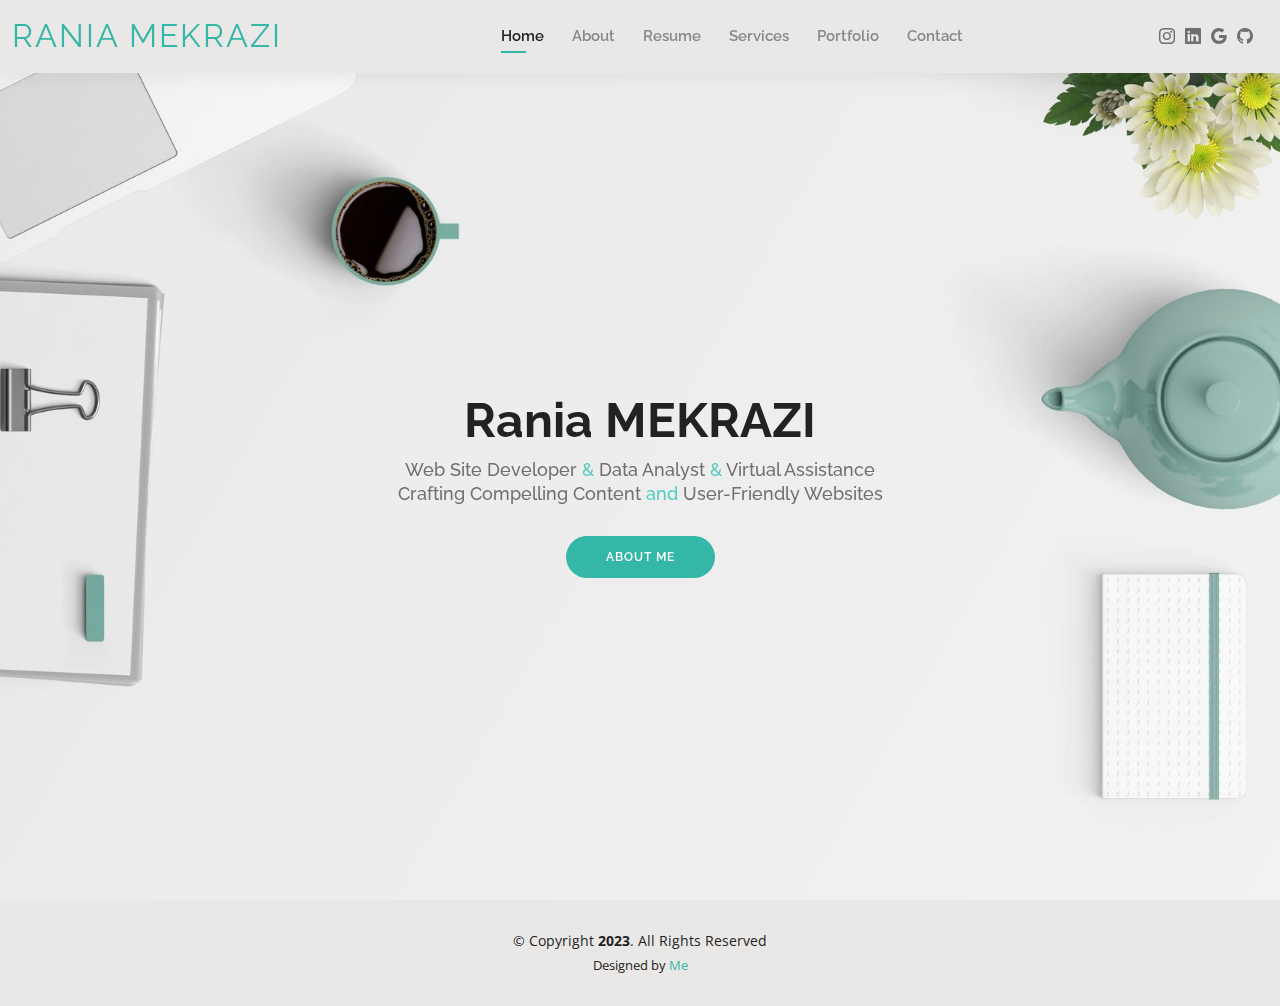
<file: index.html>
<!DOCTYPE html>
<html lang="en">

<head>
  <meta charset="utf-8">
  <meta content="width=device-width, initial-scale=1.0" name="viewport">

  <title>Rania MEKRAZI - Home</title>
  <meta content="" name="description">
  <meta content="" name="keywords">

  <!-- Favicons -->
  <link href="assets/img/favicon.png" rel="icon">
  <link href="assets/img/apple-touch-icon.png" rel="apple-touch-icon">

  <!-- Google Fonts -->
  <link href="https://fonts.googleapis.com/css?family=Open+Sans:300,300i,400,400i,600,600i,700,700i|Raleway:300,300i,400,400i,500,500i,600,600i,700,700i|Poppins:300,300i,400,400i,500,500i,600,600i,700,700i" rel="stylesheet">

  <!-- Vendor CSS Files -->
  <link href="assets/vendor/aos/aos.css" rel="stylesheet">
  <link href="assets/vendor/bootstrap/css/bootstrap.min.css" rel="stylesheet">
  <link href="assets/vendor/bootstrap-icons/bootstrap-icons.css" rel="stylesheet">
  <link href="assets/vendor/boxicons/css/boxicons.min.css" rel="stylesheet">
  <link href="assets/vendor/glightbox/css/glightbox.min.css" rel="stylesheet">
  <link href="assets/vendor/swiper/swiper-bundle.min.css" rel="stylesheet">

  <!-- Template Main CSS File -->
  <link href="assets/css/style.css" rel="stylesheet">

  <!-- =======================================================
  * Template Name: Kelly - v4.10.0
  * Template URL: https://bootstrapmade.com/kelly-free-bootstrap-cv-resume-html-template/
  * Author: BootstrapMade.com
  * License: https://bootstrapmade.com/license/
  ======================================================== -->
</head>

<body>

  <!-- ======= Header ======= -->
  <header id="header" class="fixed-top">
    <div class="container-fluid d-flex justify-content-between align-items-center">

      <h1 class="logo me-auto me-lg-0" ><a href="index.html">Rania MEKRAZI</a></h1>
      <!-- Uncomment below if you prefer to use an image logo -->
   <!-- <a href="index.html" class="logo"><img src="assets/img/logo.png" alt="" class="img-fluid"></a>-->

      <nav id="navbar" class="navbar order-last order-lg-0">
        <ul>
          <li><a class="active" href="index.html">Home</a></li>
          <li><a href="about.html">About</a></li>
          <li><a href="resume.html">Resume</a></li>
          <li><a href="services.html">Services</a></li>
          <li><a href="portfolio.html">Portfolio</a></li>
          <li><a href="contact.html">Contact</a></li>
        </ul>
        <i class="bi bi-list mobile-nav-toggle"></i>
      </nav><!-- .navbar -->

      <div class="header-social-links">
        <!--<a href="#" class="twitter"><i class="bi bi-twitter"></i></a>-->
        <!--<a href="#" class="facebook"><i class="bi bi-facebook"></i></a>-->
        <a href="https://www.instagram.com/rania_mekrazi/" class="instagram"><i class="bi bi-instagram"></i></a>
        <a href="https://www.linkedin.com/in/rania-mekrazi-813256104/" class="linkedin"><i class="bi bi-linkedin"></i></i></a>
        <a href="mekrazirania@gmail.com" class="google"><i class="bi bi-google"></i></i></a>
        <a href="https://github.com/raniaMK" class="github"><i class="bi bi-github"></i></i></a>

      </div>

    </div>

  </header><!-- End Header -->

  <!-- ======= Hero Section ======= -->
  <section id="hero" class="d-flex align-items-center">
    <div class="container d-flex flex-column align-items-center" data-aos="zoom-in" data-aos-delay="100">
      <h1>Rania MEKRAZI</h1>
      <h2>Web Site Developer <span id="clean">&</span>  Data Analyst <span id="clean">&</span>  Virtual Assistance </br>
    Crafting Compelling Content <span id="clean">and</span>  User-Friendly Websites</h2>
    <a href="about.html" class="btn-about">About Me</a>
    </div>
  </section><!-- End Hero -->

  <!-- ======= Footer ======= -->
  <footer id="footer">
    <div class="container">
      <div class="copyright">
        &copy; Copyright <strong><span>2023</span></strong>. All Rights Reserved
      </div>
      <div class="credits">
        <!-- All the links in the footer should remain intact. -->
        <!-- You can delete the links only if you purchased the pro version. -->
        <!-- Licensing information: https://bootstrapmade.com/license/ -->
        <!-- Purchase the pro version with working PHP/AJAX contact form: https://bootstrapmade.com/kelly-free-bootstrap-cv-resume-html-template/ -->
        Designed by <a href="https://raniamk.github.io/mekrazirania.github.io">Me</a>
      </div>
    </div>
  </footer><!-- End  Footer -->

  <div id="preloader"></div>
  <a href="#" class="back-to-top d-flex align-items-center justify-content-center"><i class="bi bi-arrow-up-short"></i></a>

  <!-- Vendor JS Files -->
  <script src="assets/vendor/purecounter/purecounter_vanilla.js"></script>
  <script src="assets/vendor/aos/aos.js"></script>
  <script src="assets/vendor/bootstrap/js/bootstrap.bundle.min.js"></script>
  <script src="assets/vendor/glightbox/js/glightbox.min.js"></script>
  <script src="assets/vendor/isotope-layout/isotope.pkgd.min.js"></script>
  <script src="assets/vendor/swiper/swiper-bundle.min.js"></script>
  <script src="assets/vendor/waypoints/noframework.waypoints.js"></script>
  <script src="assets/vendor/php-email-form/validate.js"></script>

  <!-- Template Main JS File -->
  <script src="assets/js/main.js"></script>

</body>

</html>
</file>
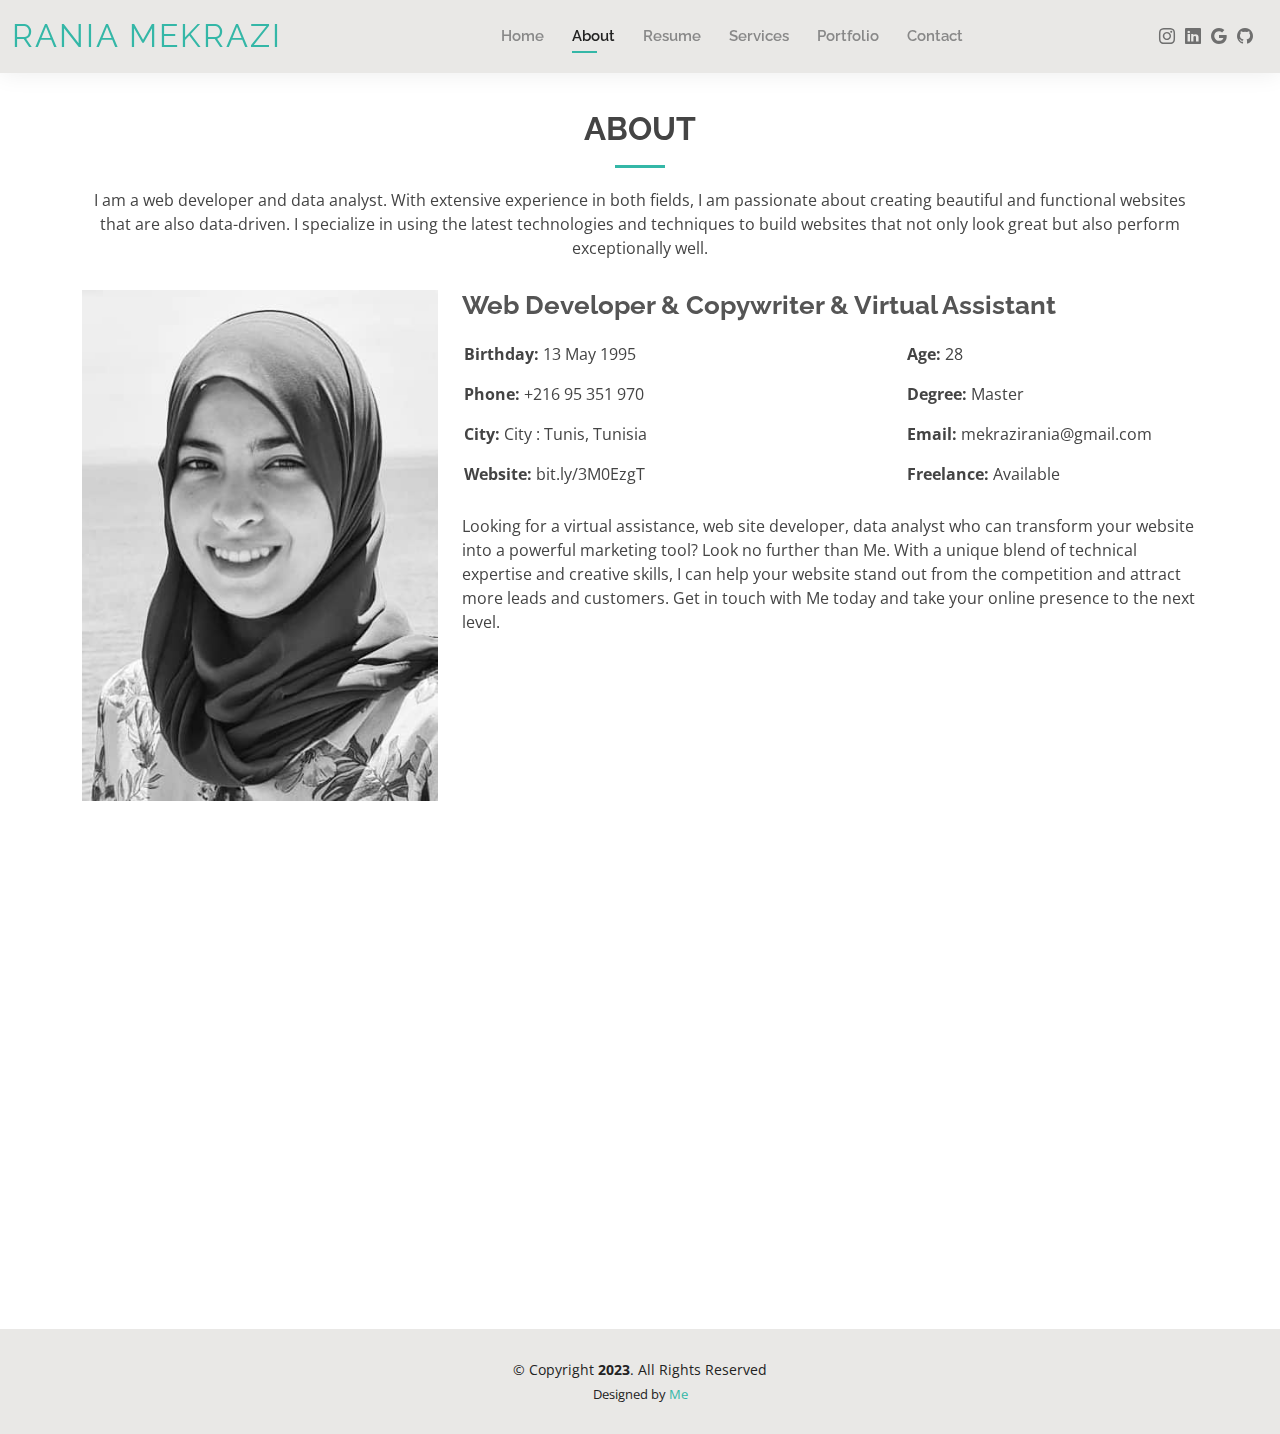
<file: about.html>
<!DOCTYPE html>
<html lang="en">

<head>
  <meta charset="utf-8">
  <meta content="width=device-width, initial-scale=1.0" name="viewport">

  <title>About - Rania MEKRAZI</title>
  <meta content="" name="description">
  <meta content="" name="keywords">

  <!-- Favicons -->
  <link href="assets/img/favicon.png" rel="icon">
  <link href="assets/img/apple-touch-icon.png" rel="apple-touch-icon">

  <!-- Google Fonts -->
  <link href="https://fonts.googleapis.com/css?family=Open+Sans:300,300i,400,400i,600,600i,700,700i|Raleway:300,300i,400,400i,500,500i,600,600i,700,700i|Poppins:300,300i,400,400i,500,500i,600,600i,700,700i" rel="stylesheet">

  <!-- Vendor CSS Files -->
  <link href="assets/vendor/aos/aos.css" rel="stylesheet">
  <link href="assets/vendor/bootstrap/css/bootstrap.min.css" rel="stylesheet">
  <link href="assets/vendor/bootstrap-icons/bootstrap-icons.css" rel="stylesheet">
  <link href="assets/vendor/boxicons/css/boxicons.min.css" rel="stylesheet">
  <link href="assets/vendor/glightbox/css/glightbox.min.css" rel="stylesheet">
  <link href="assets/vendor/swiper/swiper-bundle.min.css" rel="stylesheet">

  <!-- Template Main CSS File -->
  <link href="assets/css/style.css" rel="stylesheet">

  <!-- =======================================================
  * Template Name: Kelly - v4.10.0
  * Template URL: https://bootstrapmade.com/kelly-free-bootstrap-cv-resume-html-template/
  * Author: BootstrapMade.com
  * License: https://bootstrapmade.com/license/
  ======================================================== -->
</head>

<body>

  <!-- ======= Header ======= -->
  <header id="header" class="fixed-top">
    <div class="container-fluid d-flex justify-content-between align-items-center">

      <h1 class="logo me-auto me-lg-0"><a href="index.html">Rania Mekrazi</a></h1>
      <!-- Uncomment below if you prefer to use an image logo -->
      <!-- <a href="index.html" class="logo"><img src="assets/img/logo.png" alt="" class="img-fluid"></a>-->

      <nav id="navbar" class="navbar order-last order-lg-0">
        <ul>
          <li><a href="index.html">Home</a></li>
          <li><a class="active" href="about.html">About</a></li>
          <li><a href="resume.html">Resume</a></li>
          <li><a href="services.html">Services</a></li>
          <li><a href="portfolio.html">Portfolio</a></li>
          <li><a href="contact.html">Contact</a></li>
        </ul>
        <i class="bi bi-list mobile-nav-toggle"></i>
      </nav><!-- .navbar -->

      <div class="header-social-links">
        <a href="https://www.instagram.com/rania_mekrazi/" class="instagram"><i class="bi bi-instagram"></i></a>
        <a href="https://www.linkedin.com/in/rania-mekrazi-813256104/" class="linkedin"><i class="bi bi-linkedin"></i></i></a>
        <a href="mekrazirania@gmail.com" class="google"><i class="bi bi-google"></i></i></a>
        <a href="https://github.com/raniaMK" class="github"><i class="bi bi-github"></i></i></a>

        <!-- <a href="#" class="twitter"><i class="bi bi-twitter"></i></a>
        <a href="#" class="facebook"><i class="bi bi-facebook"></i></a>
        <a href="#" class="instagram"><i class="bi bi-instagram"></i></a>
        <a href="#" class="linkedin"><i class="bi bi-linkedin"></i></i></a> -->
      </div>

    </div>

  </header><!-- End Header -->

  <main id="main">

    <!-- ======= About Section ======= -->
    <section id="about" class="about">
      <div class="container" data-aos="fade-up">

        <div class="section-title">
          <h2>About</h2>
          <!--<p>
            I am a skilled freelancer in web development, virtual assistance, and copywriting. With years of experience, 
            I build functional websites, handle administrative tasks, and craft engaging copy. 
            My attention to detail, creativity, and communication skills make me an asset to any project
          </p>-->
          <p>

            I am a web developer and data analyst. With extensive experience in both fields, 
            I am passionate about creating beautiful and functional websites that are also data-driven. 
            I specialize in using the latest technologies and techniques to build websites that not only look great but also perform exceptionally well.
             
          </p>
              

            
        </div>

        <div class="row">
          <div class="col-lg-4">
            <img src="assets/img/about.jpg" class="img-fluid" alt="">
          </div>
          <div class="col-lg-8 pt-4 pt-lg-0 content">
            <h3>Web Developer &amp; Copywriter &amp; Virtual Assistant</h3>
            <p class="fst-italic">
              
            </p>
            <div class="row">
              <div class="col-lg-7">
                <ul>
                  <li><i class="bi bi-rounded-right"></i> <strong>Birthday:</strong> 13 May 1995</li>
                  <li><i class="bi bi-rounded-right"></i> <strong>Phone:</strong> +216 95 351 970 </li>
                  <li><i class="bi bi-rounded-right"></i> <strong>City:</strong> City : Tunis, Tunisia</li>
                  <li><i class="bi bi-rounded-right"></i> <strong>Website:</strong><a class="gmail" href="https://bit.ly/3M0EzgT"></a> bit.ly/3M0EzgT</li>

                </ul>
              </div>
              <div class="col-lg-5">
                <ul>
                  <li><i class="bi bi-rounded-right"></i> <strong>Age:</strong> 28</li>
                  <li><i class="bi bi-rounded-right"></i> <strong>Degree:</strong> Master</li>
                  <li><i class="bi bi-rounded-right"></i> <strong>Email:</strong> mekrazirania@gmail.com</li>
                  <li><i class="bi bi-rounded-right"></i> <strong>Freelance:</strong> Available</li>
                </ul>
              </div>
            </div>
            <p>
              Looking for a virtual assistance, web site developer, data analyst who can transform your 
              website into a powerful marketing tool? Look no further than Me. With a unique blend of 
              technical expertise and creative  skills, I can help your website stand 
              out from the competition and attract more leads and customers.
               Get in touch with Me today and take your online presence to the next level.
            </p>
          </div>
        </div>

      </div>
    </section><!-- End About Section -->

    <!-- ======= Skills Section ======= -->
    <section id="skills" class="skills">
      <div class="container" data-aos="fade-up">

        <div class="section-title">
          <h2>Skills</h2>
          <p></p>
        </div>

        <div class="row skills-content">

          <div class="col-lg-6">

            <div class="progress">
              <span class="skill">HTML <i class="val">100%</i></span>
              <div class="progress-bar-wrap">
                <div class="progress-bar" role="progressbar" aria-valuenow="100" aria-valuemin="0" aria-valuemax="100"></div>
              </div>
            </div>

            <div class="progress">
              <span class="skill">CSS <i class="val">90%</i></span>
              <div class="progress-bar-wrap">
                <div class="progress-bar" role="progressbar" aria-valuenow="90" aria-valuemin="0" aria-valuemax="100"></div>
              </div>
            </div>

            <div class="progress">
              <span class="skill">JavaScript <i class="val">55%</i></span>
              <div class="progress-bar-wrap">
                <div class="progress-bar" role="progressbar" aria-valuenow="75" aria-valuemin="0" aria-valuemax="100"></div>
              </div>
            </div>
            <div class="progress">
              <span class="skill">PHP <i class="val">80%</i></span>
              <div class="progress-bar-wrap">
                <div class="progress-bar" role="progressbar" aria-valuenow="55" aria-valuemin="0" aria-valuemax="100"></div>
              </div>
            </div>
          </div>

          <div class="col-lg-6">

            <div class="progress">
              <span class="skill">WordPress/CMS <i class="val">100%</i></span>
              <div class="progress-bar-wrap">
                <div class="progress-bar" role="progressbar" aria-valuenow="100" aria-valuemin="0" aria-valuemax="100"></div>
              </div>
            </div>

            <div class="progress">
              <span class="skill">SEO/SEM<i class="val">90%</i></span>
              <div class="progress-bar-wrap">
                <div class="progress-bar" role="progressbar" aria-valuenow="90" aria-valuemin="0" aria-valuemax="100"></div>
              </div>
            </div>

            <div class="progress">
              <span class="skill">copywriting <i class="val">90%</i></span>
              <div class="progress-bar-wrap">
                <div class="progress-bar" role="progressbar" aria-valuenow="90" aria-valuemin="0" aria-valuemax="100"></div>
              </div>
            </div>
            <div class="progress">
              <span class="skill">Data Analytics & ML <i class="val">70%</i></span>
              <div class="progress-bar-wrap">
                <div class="progress-bar" role="progressbar" aria-valuenow="70" aria-valuemin="0" aria-valuemax="100"></div>
              </div>
            </div>


          </div>

        </div>

      </div>
    </section><!-- End Skills Section -->

    <!-- ======= Facts Section ======= -->
   <!-- <section id="facts" class="facts">
      <div class="container" data-aos="fade-up">

        <div class="section-title">
          <h2>Facts</h2>
          <p>Magnam dolores commodi suscipit. Necessitatibus eius consequatur ex aliquid fuga eum quidem. Sit sint consectetur velit. Quisquam quos quisquam cupiditate. Et nemo qui impedit suscipit alias ea. Quia fugiat sit in iste officiis commodi quidem hic quas.</p>
        </div>

        <div class="row counters">

          <div class="col-lg-3 col-6 text-center">
            <span data-purecounter-start="0" data-purecounter-end="232" data-purecounter-duration="1" class="purecounter"></span>
            <p>Clients</p>
          </div>

          <div class="col-lg-3 col-6 text-center">
            <span data-purecounter-start="0" data-purecounter-end="521" data-purecounter-duration="1" class="purecounter"></span>
            <p>Projects</p>
          </div>

          <div class="col-lg-3 col-6 text-center">
            <span data-purecounter-start="0" data-purecounter-end="1463" data-purecounter-duration="1" class="purecounter"></span>
            <p>Hours Of Support</p>
          </div>

          <div class="col-lg-3 col-6 text-center">
            <span data-purecounter-start="0" data-purecounter-end="15" data-purecounter-duration="1" class="purecounter"></span>
            <p>Hard Workers</p>
          </div>

        </div>

      </div>
    </section>--><!-- End Facts Section -->

    <!-- ======= Testimonials Section ======= -->
    <!--<section id="testimonials" class="testimonials">
      <div class="container" data-aos="fade-up">

        <div class="section-title">
          <h2>Testimonials</h2>
          <p>Magnam dolores commodi suscipit. Necessitatibus eius consequatur ex aliquid fuga eum quidem. Sit sint consectetur velit. Quisquam quos quisquam cupiditate. Et nemo qui impedit suscipit alias ea. Quia fugiat sit in iste officiis commodi quidem hic quas.</p>
        </div>

        <div class="testimonials-slider swiper" data-aos="fade-up" data-aos-delay="100">
          <div class="swiper-wrapper">

            <div class="swiper-slide">
              <div class="testimonial-item">
                <img src="assets/img/testimonials/testimonials-1.jpg" class="testimonial-img" alt="">
                <h3>Saul Goodman</h3>
                <h4>Ceo &amp; Founder</h4>
                <p>
                  <i class="bx bxs-quote-alt-left quote-icon-left"></i>
                  Proin iaculis purus consequat sem cure digni ssim donec porttitora entum suscipit rhoncus. Accusantium quam, ultricies eget id, aliquam eget nibh et. Maecen aliquam, risus at semper.
                  <i class="bx bxs-quote-alt-right quote-icon-right"></i>
                </p>
              </div>
            </div>--><!-- End testimonial item -->

           <!-- <div class="swiper-slide">
              <div class="testimonial-item">
                <img src="assets/img/testimonials/testimonials-2.jpg" class="testimonial-img" alt="">
                <h3>Sara Wilsson</h3>
                <h4>Designer</h4>
                <p>
                  <i class="bx bxs-quote-alt-left quote-icon-left"></i>
                  Export tempor illum tamen malis malis eram quae irure esse labore quem cillum quid cillum eram malis quorum velit fore eram velit sunt aliqua noster fugiat irure amet legam anim culpa.
                  <i class="bx bxs-quote-alt-right quote-icon-right"></i>
                </p>
              </div>
            </div>--><!-- End testimonial item -->

           <!-- <div class="swiper-slide">
              <div class="testimonial-item">
                <img src="assets/img/testimonials/testimonials-3.jpg" class="testimonial-img" alt="">
                <h3>Jena Karlis</h3>
                <h4>Store Owner</h4>
                <p>
                  <i class="bx bxs-quote-alt-left quote-icon-left"></i>
                  Enim nisi quem export duis labore cillum quae magna enim sint quorum nulla quem veniam duis minim tempor labore quem eram duis noster aute amet eram fore quis sint minim.
                  <i class="bx bxs-quote-alt-right quote-icon-right"></i>
                </p>
              </div>
            </div>--><!-- End testimonial item -->

            <!--<div class="swiper-slide">
              <div class="testimonial-item">
                <img src="assets/img/testimonials/testimonials-4.jpg" class="testimonial-img" alt="">
                <h3>Matt Brandon</h3>
                <h4>Freelancer</h4>
                <p>
                  <i class="bx bxs-quote-alt-left quote-icon-left"></i>
                  Fugiat enim eram quae cillum dolore dolor amet nulla culpa multos export minim fugiat minim velit minim dolor enim duis veniam ipsum anim magna sunt elit fore quem dolore labore illum veniam.
                  <i class="bx bxs-quote-alt-right quote-icon-right"></i>
                </p>
              </div>
            </div>--><!-- End testimonial item -->

            <!--<div class="swiper-slide">
              <div class="testimonial-item">
                <img src="assets/img/testimonials/testimonials-5.jpg" class="testimonial-img" alt="">
                <h3>John Larson</h3>
                <h4>Entrepreneur</h4>
                <p>
                  <i class="bx bxs-quote-alt-left quote-icon-left"></i>
                  Quis quorum aliqua sint quem legam fore sunt eram irure aliqua veniam tempor noster veniam enim culpa labore duis sunt culpa nulla illum cillum fugiat legam esse veniam culpa fore nisi cillum quid.
                  <i class="bx bxs-quote-alt-right quote-icon-right"></i>
                </p>
              </div>
            </div>--><!-- End testimonial item -->

          <!--</div>
          <div class="swiper-pagination"></div>
        </div>

      </div>
    </section>--><!-- End Testimonials Section -->

  </main><!-- End #main -->

  <!-- ======= Footer ======= -->
  <footer id="footer">
    <div class="container">
      <div class="copyright">
        &copy; Copyright <strong><span>2023</span></strong>. All Rights Reserved 
      </div>
      <div class="credits">
        <!-- All the links in the footer should remain intact. -->
        <!-- You can delete the links only if you purchased the pro version. -->
        <!-- Licensing information: https://bootstrapmade.com/license/ -->
        <!-- Purchase the pro version with working PHP/AJAX contact form: https://bootstrapmade.com/kelly-free-bootstrap-cv-resume-html-template/ -->
        Designed by <a href="https://raniamk.github.io/mekrazirania.github.io">Me</a>
      </div>
    </div>
  </footer><!-- End  Footer -->

  <div id="preloader"></div>
  <a href="#" class="back-to-top d-flex align-items-center justify-content-center"><i class="bi bi-arrow-up-short"></i></a>

  <!-- Vendor JS Files -->
  <script src="assets/vendor/purecounter/purecounter_vanilla.js"></script>
  <script src="assets/vendor/aos/aos.js"></script>
  <script src="assets/vendor/bootstrap/js/bootstrap.bundle.min.js"></script>
  <script src="assets/vendor/glightbox/js/glightbox.min.js"></script>
  <script src="assets/vendor/isotope-layout/isotope.pkgd.min.js"></script>
  <script src="assets/vendor/swiper/swiper-bundle.min.js"></script>
  <script src="assets/vendor/waypoints/noframework.waypoints.js"></script>
  <script src="assets/vendor/php-email-form/validate.js"></script>

  <!-- Template Main JS File -->
  <script src="assets/js/main.js"></script>

</body>

</html>
</file>
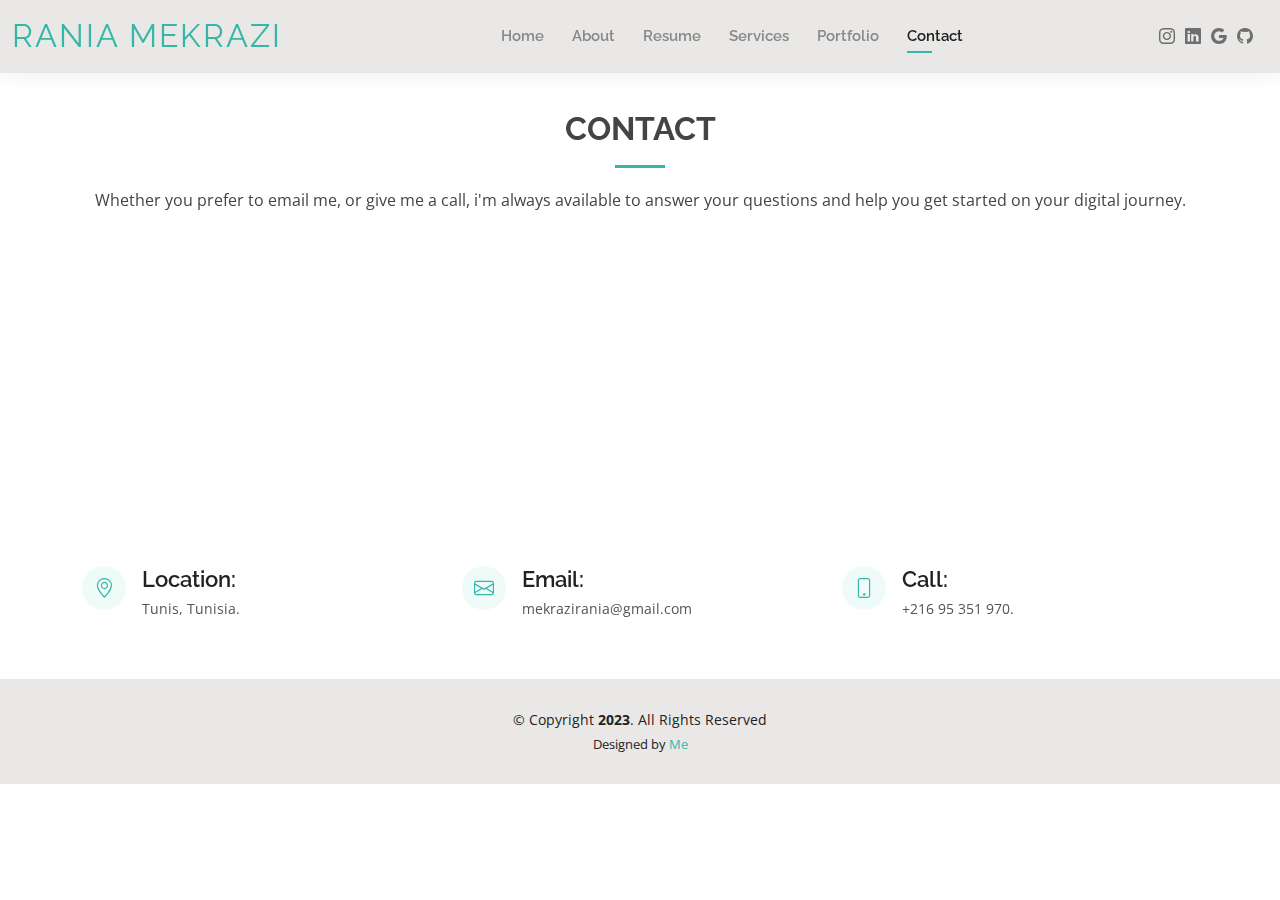
<file: contact.html>
<!DOCTYPE html>
<html lang="en">

<head>
  <meta charset="utf-8">
  <meta content="width=device-width, initial-scale=1.0" name="viewport">

  <title>Contact -Rania MEKRAZI</title>
  <meta content="" name="description">
  <meta content="" name="keywords">

  <!-- Favicons -->
  <link href="assets/img/favicon.png" rel="icon">
  <link href="assets/img/apple-touch-icon.png" rel="apple-touch-icon">

  <!-- Google Fonts -->
  <link href="https://fonts.googleapis.com/css?family=Open+Sans:300,300i,400,400i,600,600i,700,700i|Raleway:300,300i,400,400i,500,500i,600,600i,700,700i|Poppins:300,300i,400,400i,500,500i,600,600i,700,700i" rel="stylesheet">

  <!-- Vendor CSS Files -->
  <link href="assets/vendor/aos/aos.css" rel="stylesheet">
  <link href="assets/vendor/bootstrap/css/bootstrap.min.css" rel="stylesheet">
  <link href="assets/vendor/bootstrap-icons/bootstrap-icons.css" rel="stylesheet">
  <link href="assets/vendor/boxicons/css/boxicons.min.css" rel="stylesheet">
  <link href="assets/vendor/glightbox/css/glightbox.min.css" rel="stylesheet">
  <link href="assets/vendor/swiper/swiper-bundle.min.css" rel="stylesheet">

  <!-- Template Main CSS File -->
  <link href="assets/css/style.css" rel="stylesheet">

  <!-- =======================================================
  * Template Name: Kelly - v4.10.0
  * Template URL: https://bootstrapmade.com/kelly-free-bootstrap-cv-resume-html-template/
  * Author: BootstrapMade.com
  * License: https://bootstrapmade.com/license/
  ======================================================== -->
</head>

<body>

  <!-- ======= Header ======= -->
  <header id="header" class="fixed-top">
    <div class="container-fluid d-flex justify-content-between align-items-center">

      <h1 class="logo me-auto me-lg-0"><a href="index.html">Rania Mekrazi</a></h1>
      <!-- Uncomment below if you prefer to use an image logo -->
      <!-- <a href="index.html" class="logo"><img src="assets/img/logo.png" alt="" class="img-fluid"></a>-->

      <nav id="navbar" class="navbar order-last order-lg-0">
        <ul>
          <li><a href="index.html">Home</a></li>
          <li><a href="about.html">About</a></li>
          <li><a href="resume.html">Resume</a></li>
          <li><a href="services.html">Services</a></li>
          <li><a href="portfolio.html">Portfolio</a></li>
          <li><a class="active" href="contact.html">Contact</a></li>
        </ul>
        <i class="bi bi-list mobile-nav-toggle"></i>
      </nav><!-- .navbar -->

      <div class="header-social-links">
        <a href="https://www.instagram.com/rania_mekrazi/" class="instagram"><i class="bi bi-instagram"></i></a>
        <a href="https://www.linkedin.com/in/rania-mekrazi-813256104/" class="linkedin"><i class="bi bi-linkedin"></i></i></a>
        <a href="mekrazirania@gmail.com" class="google"><i class="bi bi-google"></i></i></a>
        <a href="https://github.com/raniaMK" class="github"><i class="bi bi-github"></i></i></a>

      </div>

    </div>

  </header><!-- End Header -->

  <main id="main">

    <!-- ======= Contact Section ======= -->
    <section id="contact" class="contact">
      <div class="container" data-aos="fade-up">

        <div class="section-title">
          <h2>Contact</h2>
          <p> 
            Whether you prefer to email me, or give me a call, i'm always available to 
            answer your questions and help you get started on your digital journey.</p>
        </div>

        <div>
          <iframe style="border:0; width: 100%; height: 270px;" src="https://www.google.com/maps/embed?pb=!1m18!1m12!1m3!1d204362.18362309784!2d10.030447298305189!3d36.838665066734464!2m3!1f0!2f0!3f0!3m2!1i1024!2i768!4f13.1!3m3!1m2!1s0x12fd337f5e7ef543%3A0x45d2b53871cf0db3!2sTunis!5e0!3m2!1sfr!2stn!4v1677061559001!5m2!1sfr!2stn" width="600" height="450" style="border:0;" allowfullscreen="" loading="lazy" referrerpolicy="no-referrer-when-downgrade"></iframe>
        </div>
        
        <div class="row mt-5">
          
          <div class="col-lg-4">
            <div class="info">
              <div class="address">
                <i class="bi bi-geo-alt"></i>
                <h4>Location:</h4>
                <p>Tunis, Tunisia.</p>
              </div>
            </div>
          </div>
          <div class="col-lg-4">
            <div class="info">
              <div class="address">
                <i class="bi bi-envelope"></i>
                <h4>Email:</h4>
                <p>mekrazirania@gmail.com</p>
              </div>
            </div>
          </div>
          <div class="col-lg-4">
            <div class="info">
              <div class="adress">
                <i class="bi bi-phone"></i>
                <h4>Call:</h4>
                <p>+216 95 351 970.</p>
              </div>
            </div>
          </div>

          
       

          
          <!-- <div class="col-lg-8 mt-5 mt-lg-0">

            <form action="forms/contact.php" method="post" role="form" class="php-email-form">
              <div class="row">
                <div class="col-md-6 form-group">
                  <input type="text" name="name" class="form-control" id="name" placeholder="Your Name" required>
                </div>
                <div class="col-md-6 form-group mt-3 mt-md-0">
                  <input type="email" class="form-control" name="email" id="email" placeholder="Your Email" required>
                </div>
              </div>
              <div class="form-group mt-3">
                <input type="text" class="form-control" name="subject" id="subject" placeholder="Subject" required>
              </div>
              <div class="form-group mt-3">
                <textarea class="form-control" name="message" rows="5" placeholder="Message" required></textarea>
              </div>
              <div class="my-3">
                <div class="loading">Loading</div>
                <div class="error-message"></div>
                <div class="sent-message">Your message has been sent. Thank you!</div>
              </div>
              <div class="text-center"><button type="submit">Send Message</button></div>
            </form>

          </div> -->
         

        </div>
        
      </div>
    
    </section><!-- End Contact Section -->
    
  </main><!-- End #main -->

  <!-- ======= Footer ======= -->
  <footer id="footer">
    <div class="container">
      <div class="copyright">
        &copy; Copyright <strong><span>2023</span></strong>. All Rights Reserved 
      </div>
      <div class="credits">
        <!-- All the links in the footer should remain intact. -->
        <!-- You can delete the links only if you purchased the pro version. -->
        <!-- Licensing information: https://bootstrapmade.com/license/ -->
        <!-- Purchase the pro version with working PHP/AJAX contact form: https://bootstrapmade.com/kelly-free-bootstrap-cv-resume-html-template/ -->
        Designed by <a href="https://raniamk.github.io/mekrazirania.github.io">Me</a>
      </div>
    </div>
  </footer><!-- End  Footer -->

  <div id="preloader"></div>
  <a href="#" class="back-to-top d-flex align-items-center justify-content-center"><i class="bi bi-arrow-up-short"></i></a>

  <!-- Vendor JS Files -->
  <script src="assets/vendor/purecounter/purecounter_vanilla.js"></script>
  <script src="assets/vendor/aos/aos.js"></script>
  <script src="assets/vendor/bootstrap/js/bootstrap.bundle.min.js"></script>
  <script src="assets/vendor/glightbox/js/glightbox.min.js"></script>
  <script src="assets/vendor/isotope-layout/isotope.pkgd.min.js"></script>
  <script src="assets/vendor/swiper/swiper-bundle.min.js"></script>
  <script src="assets/vendor/waypoints/noframework.waypoints.js"></script>
  <script src="assets/vendor/php-email-form/validate.js"></script>

  <!-- Template Main JS File -->
  <script src="assets/js/main.js"></script>

</body>

</html>
</file>
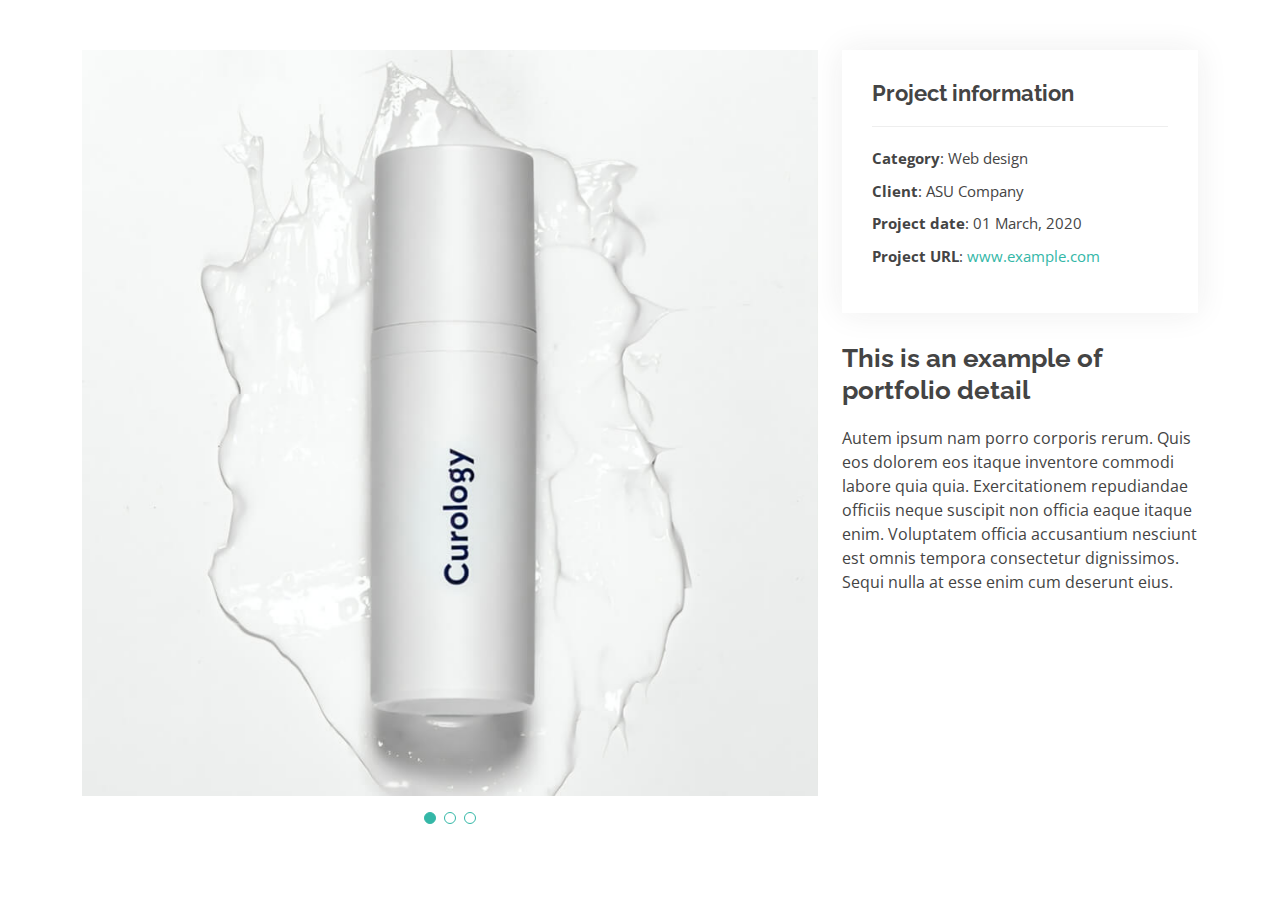
<file: portfolio-details.html>
<!DOCTYPE html>
<html lang="en">

<head>
  <meta charset="utf-8">
  <meta content="width=device-width, initial-scale=1.0" name="viewport">

  <title>Portfolio Details - Kelly Bootstrap Template</title>
  <meta content="" name="description">
  <meta content="" name="keywords">

  <!-- Favicons -->
  <link href="assets/img/favicon.png" rel="icon">
  <link href="assets/img/apple-touch-icon.png" rel="apple-touch-icon">

  <!-- Google Fonts -->
  <link href="https://fonts.googleapis.com/css?family=Open+Sans:300,300i,400,400i,600,600i,700,700i|Raleway:300,300i,400,400i,500,500i,600,600i,700,700i|Poppins:300,300i,400,400i,500,500i,600,600i,700,700i" rel="stylesheet">

  <!-- Vendor CSS Files -->
  <link href="assets/vendor/aos/aos.css" rel="stylesheet">
  <link href="assets/vendor/bootstrap/css/bootstrap.min.css" rel="stylesheet">
  <link href="assets/vendor/bootstrap-icons/bootstrap-icons.css" rel="stylesheet">
  <link href="assets/vendor/boxicons/css/boxicons.min.css" rel="stylesheet">
  <link href="assets/vendor/glightbox/css/glightbox.min.css" rel="stylesheet">
  <link href="assets/vendor/swiper/swiper-bundle.min.css" rel="stylesheet">

  <!-- Template Main CSS File -->
  <link href="assets/css/style.css" rel="stylesheet">

  <!-- =======================================================
  * Template Name: Kelly - v4.10.0
  * Template URL: https://bootstrapmade.com/kelly-free-bootstrap-cv-resume-html-template/
  * Author: BootstrapMade.com
  * License: https://bootstrapmade.com/license/
  ======================================================== -->
</head>

<body>

  <main id="main">

    <!-- ======= Portfolio Details Section ======= -->
    <section id="portfolio-details" class="portfolio-details">
      <div class="container">

        <div class="row gy-4">

          <div class="col-lg-8">
            <div class="portfolio-details-slider swiper">
              <div class="swiper-wrapper align-items-center">

                <div class="swiper-slide">
                  <img src="assets/img/portfolio/portfolio-1.jpg" alt="">
                </div>

                <div class="swiper-slide">
                  <img src="assets/img/portfolio/portfolio-2.jpg" alt="">
                </div>

                <div class="swiper-slide">
                  <img src="assets/img/portfolio/portfolio-3.jpg" alt="">
                </div>

              </div>
              <div class="swiper-pagination"></div>
            </div>
          </div>

          <div class="col-lg-4">
            <div class="portfolio-info">
              <h3>Project information</h3>
              <ul>
                <li><strong>Category</strong>: Web design</li>
                <li><strong>Client</strong>: ASU Company</li>
                <li><strong>Project date</strong>: 01 March, 2020</li>
                <li><strong>Project URL</strong>: <a href="#">www.example.com</a></li>
              </ul>
            </div>
            <div class="portfolio-description">
              <h2>This is an example of portfolio detail</h2>
              <p>
                Autem ipsum nam porro corporis rerum. Quis eos dolorem eos itaque inventore commodi labore quia quia. Exercitationem repudiandae officiis neque suscipit non officia eaque itaque enim. Voluptatem officia accusantium nesciunt est omnis tempora consectetur dignissimos. Sequi nulla at esse enim cum deserunt eius.
              </p>
            </div>
          </div>

        </div>

      </div>
    </section><!-- End Portfolio Details Section -->

  </main><!-- End #main -->

  <div id="preloader"></div>
  <a href="#" class="back-to-top d-flex align-items-center justify-content-center"><i class="bi bi-arrow-up-short"></i></a>

  <!-- Vendor JS Files -->
  <script src="assets/vendor/purecounter/purecounter_vanilla.js"></script>
  <script src="assets/vendor/aos/aos.js"></script>
  <script src="assets/vendor/bootstrap/js/bootstrap.bundle.min.js"></script>
  <script src="assets/vendor/glightbox/js/glightbox.min.js"></script>
  <script src="assets/vendor/isotope-layout/isotope.pkgd.min.js"></script>
  <script src="assets/vendor/swiper/swiper-bundle.min.js"></script>
  <script src="assets/vendor/waypoints/noframework.waypoints.js"></script>
  <script src="assets/vendor/php-email-form/validate.js"></script>

  <!-- Template Main JS File -->
  <script src="assets/js/main.js"></script>

</body>

</html>
</file>
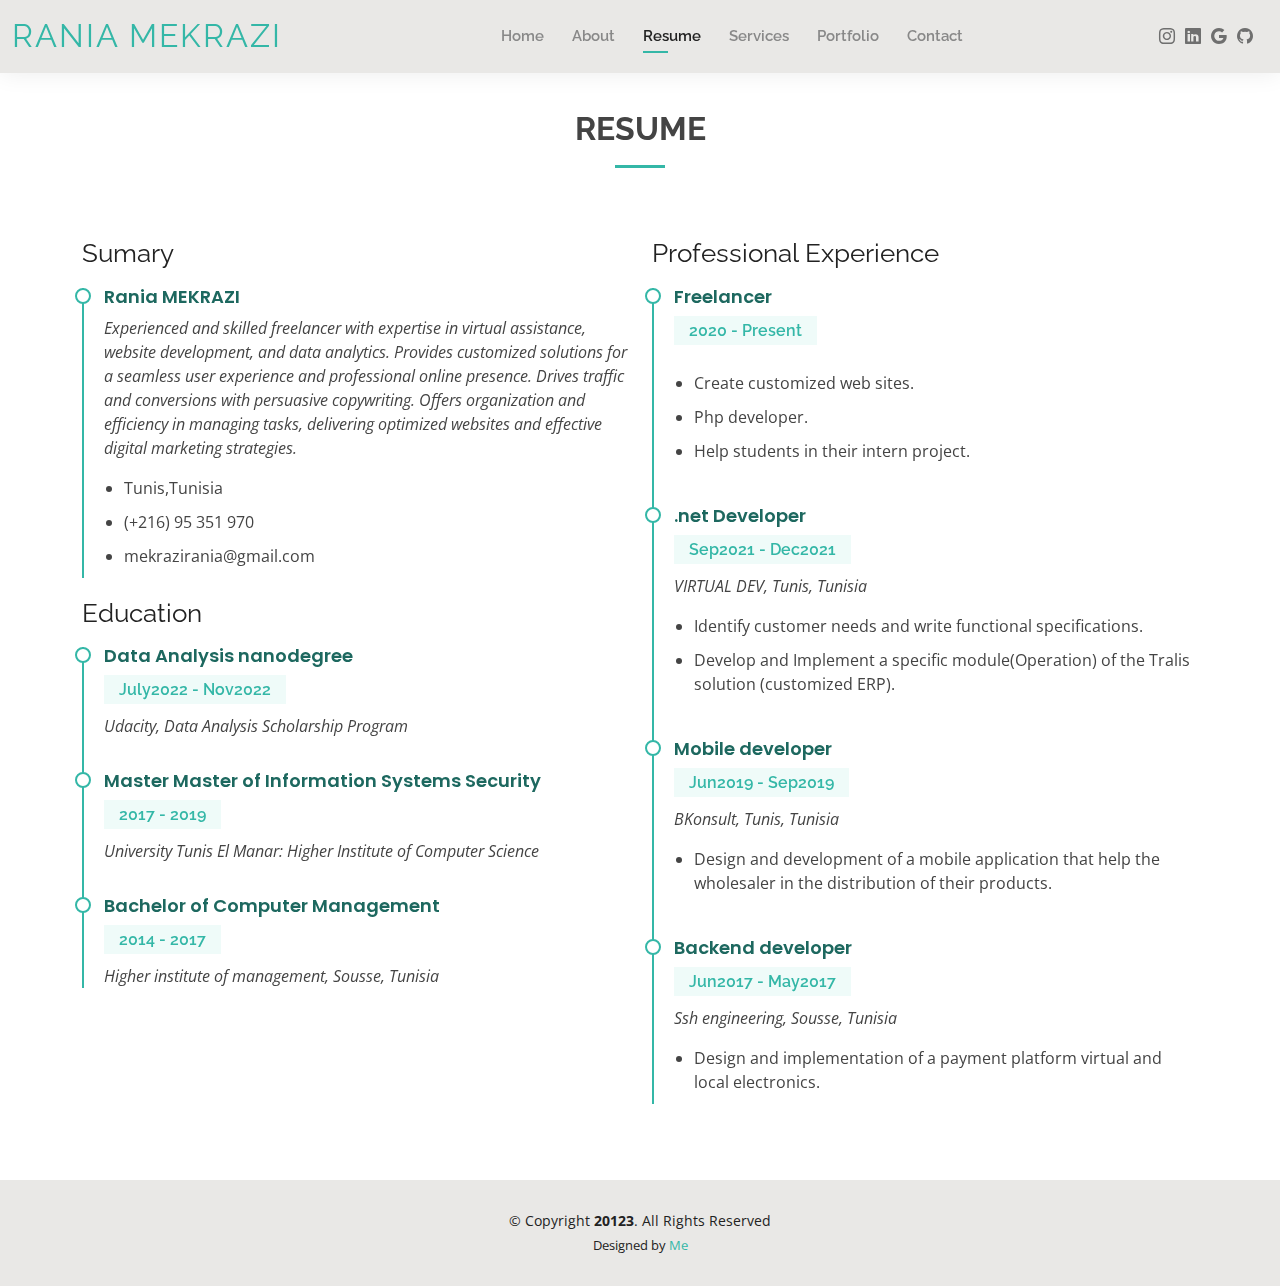
<file: resume.html>
<!DOCTYPE html>
<html lang="en">

<head>
  <meta charset="utf-8">
  <meta content="width=device-width, initial-scale=1.0" name="viewport">

  <title>Resume - Rania MEKRAZI</title>
  <meta content="" name="description">
  <meta content="" name="keywords">

  <!-- Favicons -->
  <link href="assets/img/favicon.png" rel="icon">
  <link href="assets/img/apple-touch-icon.png" rel="apple-touch-icon">

  <!-- Google Fonts -->
  <link href="https://fonts.googleapis.com/css?family=Open+Sans:300,300i,400,400i,600,600i,700,700i|Raleway:300,300i,400,400i,500,500i,600,600i,700,700i|Poppins:300,300i,400,400i,500,500i,600,600i,700,700i" rel="stylesheet">

  <!-- Vendor CSS Files -->
  <link href="assets/vendor/aos/aos.css" rel="stylesheet">
  <link href="assets/vendor/bootstrap/css/bootstrap.min.css" rel="stylesheet">
  <link href="assets/vendor/bootstrap-icons/bootstrap-icons.css" rel="stylesheet">
  <link href="assets/vendor/boxicons/css/boxicons.min.css" rel="stylesheet">
  <link href="assets/vendor/glightbox/css/glightbox.min.css" rel="stylesheet">
  <link href="assets/vendor/swiper/swiper-bundle.min.css" rel="stylesheet">

  <!-- Template Main CSS File -->
  <link href="assets/css/style.css" rel="stylesheet">

  <!-- =======================================================
  * Template Name: Kelly - v4.10.0
  * Template URL: https://bootstrapmade.com/kelly-free-bootstrap-cv-resume-html-template/
  * Author: BootstrapMade.com
  * License: https://bootstrapmade.com/license/
  ======================================================== -->
</head>

<body>

  <!-- ======= Header ======= -->
  <header id="header" class="fixed-top">
    <div class="container-fluid d-flex justify-content-between align-items-center">

      <h1 class="logo me-auto me-lg-0"><a href="index.html">Rania Mekrazi</a></h1>
      <!-- Uncomment below if you prefer to use an image logo -->
      <!-- <a href="index.html" class="logo"><img src="assets/img/logo.png" alt="" class="img-fluid"></a>-->

      <nav id="navbar" class="navbar order-last order-lg-0">
        <ul>
          <li><a href="index.html">Home</a></li>
          <li><a href="about.html">About</a></li>
          <li><a class="active" href="resume.html">Resume</a></li>
          <li><a href="services.html">Services</a></li>
          <li><a href="portfolio.html">Portfolio</a></li>
          <li><a href="contact.html">Contact</a></li>
        </ul>
        <i class="bi bi-list mobile-nav-toggle"></i>
      </nav><!-- .navbar -->

      <div class="header-social-links">
        <a href="https://www.instagram.com/rania_mekrazi/" class="instagram"><i class="bi bi-instagram"></i></a>
        <a href="https://www.linkedin.com/in/rania-mekrazi-813256104/" class="linkedin"><i class="bi bi-linkedin"></i></i></a>
        <a href="mekrazirania@gmail.com" class="google"><i class="bi bi-google"></i></i></a>
        <a href="https://github.com/raniaMK" class="github"><i class="bi bi-github"></i></i></a>

      </div>

    </div>

  </header><!-- End Header -->

  <main id="main">

    <!-- ======= Resume Section ======= -->
    <section id="resume" class="resume">
      <div class="container" data-aos="fade-up">

        <div class="section-title">
          <h2>Resume</h2>
          <p></p>
        </div>

        <div class="row">
          <div class="col-lg-6">
            <h3 class="resume-title">Sumary</h3>
            <div class="resume-item pb-0">
              <h4>Rania MEKRAZI</h4>
              <p><em>Experienced and skilled freelancer with expertise in virtual assistance, website development, and data analytics. 
                Provides customized solutions for a seamless user experience and professional online presence. Drives traffic and conversions 
                with persuasive copywriting. 
                Offers organization and efficiency in managing tasks, delivering optimized websites and effective digital marketing strategies.</em></p>
              <p>
              <ul>
                <li>Tunis,Tunisia</li>
                <li>(+216) 95 351 970</li>
                <li>mekrazirania@gmail.com</li>
              </ul>
              </p>
            </div>

            <h3 class="resume-title">Education</h3>
            <div class="resume-item">
              <h4>Data Analysis nanodegree              </h4>
              <h5>July2022 - Nov2022</h5>
              <p><em>Udacity, Data Analysis Scholarship Program  </em></p>
              <p></p>
            </div>
            <div class="resume-item">
              <h4>Master Master of Information Systems Security</h4>
              <h5>2017 - 2019</h5>
              <p><em>University Tunis El Manar: Higher Institute of Computer Science </em></p>
              <p></p>
            </div>
            <div class="resume-item">
              <h4>Bachelor of Computer Management </h4>
              <h5>2014 - 2017</h5>
              <p><em>Higher institute of management, Sousse, Tunisia </em></p>
              <p></p>
            </div>
          </div>
          <div class="col-lg-6">
            <h3 class="resume-title">Professional Experience</h3>
            <div class="resume-item">
              <h4>Freelancer</h4>
              <h5>2020 - Present</h5>
              <p><em></em></p>
              <p>
              <ul>
                <li>Create customized web sites.</li>
                <li>Php developer.</li>
                <li>Help students in their intern project. </li>

              </ul>
              </p>
            </div>
            <div class="resume-item">
              <h4>.net Developer              </h4>
              <h5>Sep2021 - Dec2021</h5>
              <p><em>VIRTUAL DEV, Tunis, Tunisia </em></p>
              <p>
              <ul>
                <li>Identify customer needs and write functional specifications.</li>
                <li>Develop and Implement a specific module(Operation) of the Tralis solution (customized ERP).</li>
                
              </ul>
              </p>
            </div>

            <div class="resume-item">
              <h4>Mobile developer             </h4>
              <h5>Jun2019 - Sep2019</h5>
              <p><em>BKonsult, Tunis, Tunisia  </em></p>
              <p>
              <ul>
                <li>Design and development of a mobile application that help the wholesaler in the distribution of their products.</li>
                
              </ul>
              </p>
            </div>


            <div class="resume-item">
              <h4>Backend developer              </h4>
              <h5>Jun2017 - May2017</h5>
              <p><em>Ssh engineering, Sousse, Tunisia  </em></p>
              <p>
              <ul>
                <li>Design and implementation of a payment platform virtual and local electronics.</li>
                
              </ul>
              </p>
            </div>

          </div>
        </div>

      </div>
    </section><!-- End Resume Section -->

  </main><!-- End #main -->

  <!-- ======= Footer ======= -->
  <footer id="footer">
    <div class="container">
      <div class="copyright">
        &copy; Copyright <strong><span>20123</span></strong>. All Rights Reserved
      </div>
      <div class="credits">
        <!-- All the links in the footer should remain intact. -->
        <!-- You can delete the links only if you purchased the pro version. -->
        <!-- Licensing information: https://bootstrapmade.com/license/ -->
        <!-- Purchase the pro version with working PHP/AJAX contact form: https://bootstrapmade.com/kelly-free-bootstrap-cv-resume-html-template/ -->
        Designed by <a href="https://raniamk.github.io/mekrazirania.github.io">Me</a>
      </div>
    </div>
  </footer><!-- End  Footer -->

  <div id="preloader"></div>
  <a href="#" class="back-to-top d-flex align-items-center justify-content-center"><i class="bi bi-arrow-up-short"></i></a>

  <!-- Vendor JS Files -->
  <script src="assets/vendor/purecounter/purecounter_vanilla.js"></script>
  <script src="assets/vendor/aos/aos.js"></script>
  <script src="assets/vendor/bootstrap/js/bootstrap.bundle.min.js"></script>
  <script src="assets/vendor/glightbox/js/glightbox.min.js"></script>
  <script src="assets/vendor/isotope-layout/isotope.pkgd.min.js"></script>
  <script src="assets/vendor/swiper/swiper-bundle.min.js"></script>
  <script src="assets/vendor/waypoints/noframework.waypoints.js"></script>
  <script src="assets/vendor/php-email-form/validate.js"></script>

  <!-- Template Main JS File -->
  <script src="assets/js/main.js"></script>

</body>

</html>
</file>
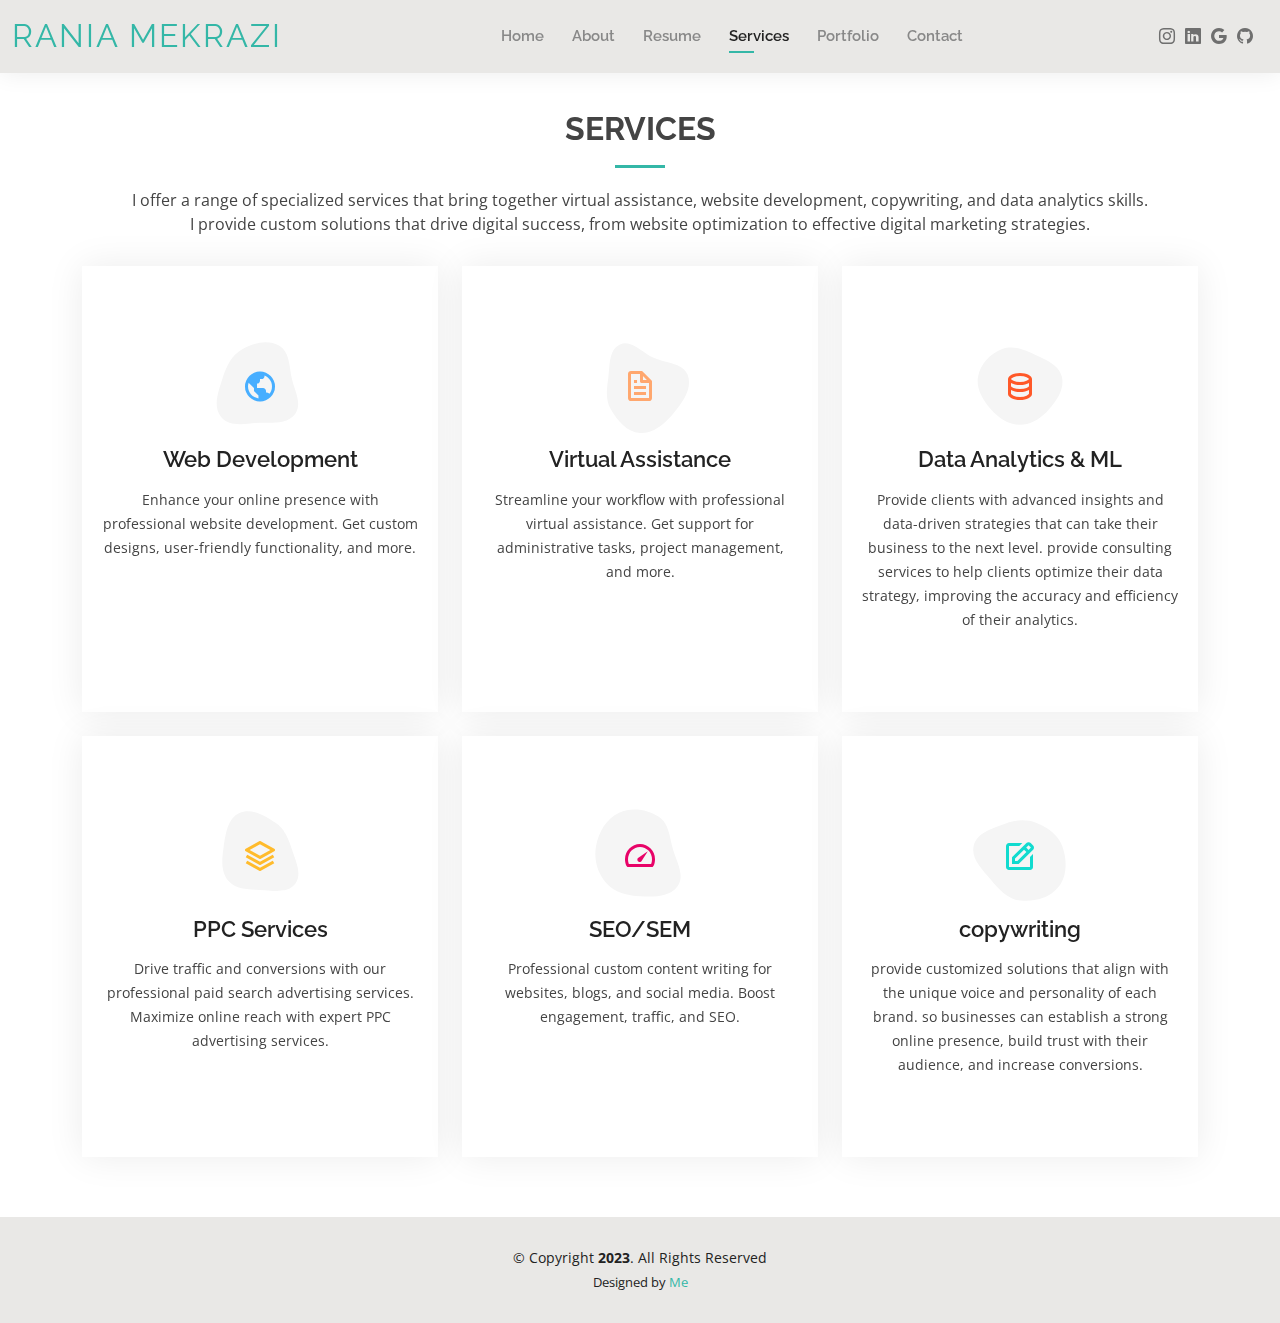
<file: services.html>
<!DOCTYPE html>
<html lang="en">

<head>
  <meta charset="utf-8">
  <meta content="width=device-width, initial-scale=1.0" name="viewport">

  <title>Services - Rania MEKRAZI</title>
  <meta content="" name="description">
  <meta content="" name="keywords">

  <!-- Favicons -->
  <link href="assets/img/favicon.png" rel="icon">
  <link href="assets/img/apple-touch-icon.png" rel="apple-touch-icon">

  <!-- Google Fonts -->
  <link href="https://fonts.googleapis.com/css?family=Open+Sans:300,300i,400,400i,600,600i,700,700i|Raleway:300,300i,400,400i,500,500i,600,600i,700,700i|Poppins:300,300i,400,400i,500,500i,600,600i,700,700i" rel="stylesheet">

  <!-- Vendor CSS Files -->
  <link href="assets/vendor/aos/aos.css" rel="stylesheet">
  <link href="assets/vendor/bootstrap/css/bootstrap.min.css" rel="stylesheet">
  <link href="assets/vendor/bootstrap-icons/bootstrap-icons.css" rel="stylesheet">
  <link href="assets/vendor/boxicons/css/boxicons.min.css" rel="stylesheet">
  <link href="assets/vendor/glightbox/css/glightbox.min.css" rel="stylesheet">
  <link href="assets/vendor/swiper/swiper-bundle.min.css" rel="stylesheet">

  <!-- Template Main CSS File -->
  <link href="assets/css/style.css" rel="stylesheet">

  <!-- =======================================================
  * Template Name: Kelly - v4.10.0
  * Template URL: https://bootstrapmade.com/kelly-free-bootstrap-cv-resume-html-template/
  * Author: BootstrapMade.com
  * License: https://bootstrapmade.com/license/
  ======================================================== -->
</head>

<body>

  <!-- ======= Header ======= -->
  <header id="header" class="fixed-top">
    <div class="container-fluid d-flex justify-content-between align-items-center">

      <h1 class="logo me-auto me-lg-0"><a href="index.html">Rania Mekrazi</a></h1>
      <!-- Uncomment below if you prefer to use an image logo -->
      <!-- <a href="index.html" class="logo"><img src="assets/img/logo.png" alt="" class="img-fluid"></a>-->

      <nav id="navbar" class="navbar order-last order-lg-0">
        <ul>
          <li><a href="index.html">Home</a></li>
          <li><a href="about.html">About</a></li>
          <li><a href="resume.html">Resume</a></li>
          <li><a class="active" href="services.html">Services</a></li>
          <li><a href="portfolio.html">Portfolio</a></li>
          <li><a href="contact.html">Contact</a></li>
        </ul>
        <i class="bi bi-list mobile-nav-toggle"></i>
      </nav><!-- .navbar -->

      <div class="header-social-links">
        <a href="https://www.instagram.com/rania_mekrazi/" class="instagram"><i class="bi bi-instagram"></i></a>
        <a href="https://www.linkedin.com/in/rania-mekrazi-813256104/" class="linkedin"><i class="bi bi-linkedin"></i></i></a>
        <a href="#" class="google"><i class="bi bi-google"></i></i></a>
        <a href="https://github.com/raniaMK" class="github"><i class="bi bi-github"></i></i></a>
      </div>

    </div>

  </header><!-- End Header -->

  <main id="main">

    <!-- ======= Services Section ======= -->
    <section id="services" class="services">
      <div class="container" data-aos="fade-up">

        <div class="section-title">
          <h2>Services</h2>
          <p>I offer a range of specialized services that bring together virtual assistance, website development, copywriting, and data analytics 
            skills.<br>
             I provide custom solutions that drive digital success, from website optimization to effective digital marketing strategies.</p>
        </div>
        
        <div class="row">
          <div class="col-lg-4 col-md-6 d-flex align-items-stretch" data-aos="zoom-in" data-aos-delay="100">
            <div class="icon-box iconbox-blue">
              <div class="icon">
                <svg width="100" height="100" viewBox="0 0 600 600" xmlns="http://www.w3.org/2000/svg">
                  <path stroke="none" stroke-width="0" fill="#f5f5f5" d="M300,521.0016835830174C376.1290562159157,517.8887921683347,466.0731472004068,529.7835943286574,510.70327084640275,468.03025145048787C554.3714126377745,407.6079735673963,508.03601936045806,328.9844924480964,491.2728898941984,256.3432110539036C474.5976632858925,184.082847569629,479.9380746630129,96.60480741107993,416.23090153303,58.64404602377083C348.86323505073057,18.502131276798302,261.93793281208167,40.57373210992963,193.5410806939664,78.93577620505333C130.42746243093433,114.334589627462,98.30271207620316,179.96522072025542,76.75703585869454,249.04625023123273C51.97151888228291,328.5150500222984,13.704378332031375,421.85034740162234,66.52175969318436,486.19268352777647C119.04800174914682,550.1803526380478,217.28368757567262,524.383925680826,300,521.0016835830174"></path>
                </svg>
                <i class="bx bx-world"></i>
              </div>
              <h4><a href="">Web Development</a></h4>
              <p>Enhance your online presence with professional website development. Get custom designs, user-friendly functionality, and more.</p>
            </div>
          </div>

          <div class="col-lg-4 col-md-6 d-flex align-items-stretch mt-4 mt-md-0" data-aos="zoom-in" data-aos-delay="200">
            <div class="icon-box iconbox-orange ">
              <div class="icon">
                <svg width="100" height="100" viewBox="0 0 600 600" xmlns="http://www.w3.org/2000/svg">
                  <path stroke="none" stroke-width="0" fill="#f5f5f5" d="M300,582.0697525312426C382.5290701553225,586.8405444964366,449.9789794690241,525.3245884688669,502.5850820975895,461.55621195738473C556.606425686781,396.0723002908107,615.8543463187945,314.28637112970534,586.6730223649479,234.56875336149918C558.9533121215079,158.8439757836574,454.9685369536778,164.00468322053177,381.49747125262974,130.76875717737553C312.15926192815925,99.40240125094834,248.97055460311594,18.661163978235184,179.8680185752513,50.54337015887873C110.5421016452524,82.52863877960104,119.82277516462835,180.83849132639028,109.12597500060166,256.43424936330496C100.08760227029461,320.3096726198365,92.17705696193138,384.0621239912766,124.79988738764834,439.7174275375508C164.83382741302287,508.01625554203684,220.96474134820875,577.5009287672846,300,582.0697525312426"></path>
                </svg>
                <i class="bx bx-file"></i>
              </div>
              <h4><a href="">Virtual Assistance</a></h4>
              <p>Streamline your workflow with professional virtual assistance. Get support for administrative tasks, project management, and more.</p>
            </div>
          </div>

          <div class="col-lg-4 col-md-6 d-flex align-items-stretch mt-4 mt-lg-0" data-aos="zoom-in" data-aos-delay="300">
            <div class="icon-box iconbox-red">
              <div class="icon">
                <svg width="100" height="100" viewBox="0 0 600 600" xmlns="http://www.w3.org/2000/svg">
                  <path stroke="none" stroke-width="0" fill="#f5f5f5" d="M300,532.3542879108572C369.38199826031484,532.3153073249985,429.10787420159085,491.63046689027357,474.5244479745417,439.17860296908856C522.8885846962883,383.3225815378663,569.1668002868075,314.3205725914397,550.7432151929288,242.7694973846089C532.6665558377875,172.5657663291529,456.2379748765914,142.6223662098291,390.3689995646985,112.34683881706744C326.66090330228417,83.06452184765237,258.84405631176094,53.51806209861945,193.32584062364296,78.48882559362697C121.61183558270385,105.82097193414197,62.805066853699245,167.19869350419734,48.57481801355237,242.6138429142374C34.843463184063346,315.3850353017275,76.69343916112496,383.4422959591041,125.22947124332185,439.3748458443577C170.7312796277747,491.8107796887764,230.57421082200815,532.3932930995766,300,532.3542879108572"></path>
                </svg>
                <i class="bx bx-data"></i>
              </div>
              <h4><a href="">Data Analytics & ML</a></h4>
              <p>Provide clients with advanced insights and data-driven strategies that can take their business to the next level.
                provide consulting services to help clients optimize their data strategy, improving the accuracy and efficiency of their analytics. 
                
              </p>
            </div>
            
          </div>

           <div class="col-lg-4 col-md-6 d-flex align-items-stretch mt-4" data-aos="zoom-in" data-aos-delay="100">
            <div class="icon-box iconbox-yellow">
              <div class="icon">
                <svg width="100" height="100" viewBox="0 0 600 600" xmlns="http://www.w3.org/2000/svg">
                  <path stroke="none" stroke-width="0" fill="#f5f5f5" d="M300,503.46388370962813C374.79870501325706,506.71871716319447,464.8034551963731,527.1746412648533,510.4981551193396,467.86667711651364C555.9287308511215,408.9015244558933,512.6030010748507,327.5744911775523,490.211057578863,256.5855673507754C471.097692560561,195.9906835881958,447.69079081568157,138.11976852964426,395.19560036434837,102.3242989838813C329.3053358748298,57.3949838291264,248.02791733380457,8.279543830951368,175.87071277845988,42.242879143198664C103.41431057327972,76.34704239035025,93.79494320519305,170.9812938413882,81.28167332365135,250.07896920659033C70.17666984294237,320.27484674793965,64.84698225790005,396.69656628748305,111.28512138212992,450.4950937839243C156.20124167950087,502.5303643271138,231.32542653798444,500.4755392045468,300,503.46388370962813"></path>
                </svg>
                <i class="bx bx-layer"></i>
              </div>
              <h4><a href="">PPC Services</a></h4>
              <p>Drive traffic and conversions with our professional paid search advertising services. 
                Maximize online reach with expert PPC advertising services.</p>
            </div>
          </div>

          <div class="col-lg-4 col-md-6 d-flex align-items-stretch mt-4" data-aos="zoom-in" data-aos-delay="200">
            <div class="icon-box iconbox-pink">
              <div class="icon">
                <svg width="100" height="100" viewBox="0 0 600 600" xmlns="http://www.w3.org/2000/svg">
                  <path stroke="none" stroke-width="0" fill="#f5f5f5" d="M300,541.5067337569781C382.14930387511276,545.0595476570109,479.8736841581634,548.3450877840088,526.4010558755058,480.5488172755941C571.5218469581645,414.80211281144784,517.5187510058486,332.0715597781072,496.52539010469104,255.14436215662573C477.37192572678356,184.95920475031193,473.57363656557914,105.61284051026155,413.0603344069578,65.22779650032875C343.27470386102294,18.654635553484475,251.2091493199835,5.337323636656869,175.0934190732945,40.62881213300186C97.87086631185822,76.43348514350839,51.98124368387456,156.15599469081315,36.44837278890362,239.84606092416172C21.716077023791087,319.22268207091537,43.775223500013084,401.1760424656574,96.891909868211,461.97329694683043C147.22146801428983,519.5804099606455,223.5754009179313,538.201503339737,300,541.5067337569781"></path>
                </svg>
                <i class="bx bx-tachometer"></i>
              </div>
              <h4><a href="">SEO/SEM</a></h4>
              <p>Professional custom content writing for websites, blogs, and social media. Boost engagement, traffic, and SEO.</p>
            </div>
          </div>

          <div class="col-lg-4 col-md-6 d-flex align-items-stretch mt-4" data-aos="zoom-in" data-aos-delay="300">
            <div class="icon-box iconbox-teal">
              <div class="icon">
                <svg width="100" height="100" viewBox="0 0 600 600" xmlns="http://www.w3.org/2000/svg">
                  <path stroke="none" stroke-width="0" fill="#f5f5f5" d="M300,566.797414625762C385.7384707136149,576.1784315230908,478.7894351017131,552.8928747891023,531.9192734346935,484.94944893311C584.6109503024035,417.5663521118492,582.489472248146,322.67544863468447,553.9536738515405,242.03673114598146C529.1557734026468,171.96086150256528,465.24506316201064,127.66468636344209,395.9583748389544,100.7403814666027C334.2173773831606,76.7482773500951,269.4350130405921,84.62216499799875,207.1952322260088,107.2889140133804C132.92018162631612,134.33871894543012,41.79353780512637,160.00259165414826,22.644507872594943,236.69541883565114C3.319112789854554,314.0945973066697,72.72355303640163,379.243833228382,124.04198916343866,440.3218312028393C172.9286146004772,498.5055451809895,224.45579914871206,558.5317968840102,300,566.797414625762"></path>
                </svg>
                <i class="bx bx-edit"></i>
              </div>
              <h4><a href="">copywriting</a></h4>
              <p>provide customized solutions that align with the unique voice and personality of each brand. 
                 so businesses can establish a strong online presence, build trust with their audience, and increase conversions.</p>
            </div>
          </div> 

        </div>

      </div>
    </section><!-- End Services Section -->

  </main><!-- End #main -->

  <!-- ======= Footer ======= -->
  <footer id="footer">
    <div class="container">
      <div class="copyright">
        &copy; Copyright <strong><span>2023</span></strong>. All Rights Reserved
      </div>
      <div class="credits">
        <!-- All the links in the footer should remain intact. -->
        <!-- You can delete the links only if you purchased the pro version. -->
        <!-- Licensing information: https://bootstrapmade.com/license/ -->
        <!-- Purchase the pro version with working PHP/AJAX contact form: https://bootstrapmade.com/kelly-free-bootstrap-cv-resume-html-template/ -->
        Designed by <a href="https://raniamk.github.io/mekrazirania.github.io">Me</a>
      </div>
    </div>
  </footer><!-- End  Footer -->

  <div id="preloader"></div>
  <a href="#" class="back-to-top d-flex align-items-center justify-content-center"><i class="bi bi-arrow-up-short"></i></a>

  <!-- Vendor JS Files -->
  <script src="assets/vendor/purecounter/purecounter_vanilla.js"></script>
  <script src="assets/vendor/aos/aos.js"></script>
  <script src="assets/vendor/bootstrap/js/bootstrap.bundle.min.js"></script>
  <script src="assets/vendor/glightbox/js/glightbox.min.js"></script>
  <script src="assets/vendor/isotope-layout/isotope.pkgd.min.js"></script>
  <script src="assets/vendor/swiper/swiper-bundle.min.js"></script>
  <script src="assets/vendor/waypoints/noframework.waypoints.js"></script>
  <script src="assets/vendor/php-email-form/validate.js"></script>

  <!-- Template Main JS File -->
  <script src="assets/js/main.js"></script>

</body>

</html>
</file>
<file: assets/css/style.css>
/**
* Template Name: Kelly - v4.10.0
* Template URL: https://bootstrapmade.com/kelly-free-bootstrap-cv-resume-html-template/
* Author: BootstrapMade.com
* License: https://bootstrapmade.com/license/
*/

/*--------------------------------------------------------------
# General
--------------------------------------------------------------*/
body {
  font-family: "Open Sans", sans-serif;
  color: #444444;
}

a {
  color: #34b7a7;
  text-decoration: none;
}

a:hover {
  color: #51cdbe;
  text-decoration: none;
}

h1,
h2,
h3,
h4,
h5,
h6 {
  font-family: "Raleway", sans-serif;
}
#clean{
  color: #51cdbe;
 
}
#main {
  margin-top: 50px;
}

@media (max-width: 992px) {
  #main {
    margin-top: 30px;
  }
}

/*--------------------------------------------------------------
# Preloader
--------------------------------------------------------------*/
#preloader {
  position: fixed;
  top: 0;
  left: 0;
  right: 0;
  bottom: 0;
  z-index: 9999;
  overflow: hidden;
  background: #fff;
}

#preloader:before {
  content: "";
  position: fixed;
  top: calc(50% - 30px);
  left: calc(50% - 30px);
  border: 6px solid #34b7a7;
  border-top-color: #dcf5f2;
  border-radius: 50%;
  width: 60px;
  height: 60px;
  -webkit-animation: animate-preloader 1s linear infinite;
  animation: animate-preloader 1s linear infinite;
}

@-webkit-keyframes animate-preloader {
  0% {
    transform: rotate(0deg);
  }

  100% {
    transform: rotate(360deg);
  }
}

@keyframes animate-preloader {
  0% {
    transform: rotate(0deg);
  }

  100% {
    transform: rotate(360deg);
  }
}

/*--------------------------------------------------------------
# Back to top button
--------------------------------------------------------------*/
.back-to-top {
  position: fixed;
  visibility: hidden;
  opacity: 0;
  right: 15px;
  bottom: 15px;
  z-index: 996;
  background: #34b7a7;
  width: 40px;
  height: 40px;
  border-radius: 50px;
  transition: all 0.4s;
}

.back-to-top i {
  font-size: 24px;
  color: #fff;
  line-height: 0;
}

.back-to-top:hover {
  background: #49cbbb;
  color: #fff;
}

.back-to-top.active {
  visibility: visible;
  opacity: 1;
}

/*--------------------------------------------------------------
# Header
--------------------------------------------------------------*/
#header {
  background: #e9e8e6;
  box-shadow: 0px 0px 25px 0 rgba(0, 0, 0, 0.08);
  z-index: 997;
  padding: 15px 0;
}

#header .logo {
  font-size: 32px;
  margin: 0;
  padding: 0;
  line-height: 1;
  font-weight: 400;
  letter-spacing: 2px;
  text-transform: uppercase;
}

#header .logo a {
  color: #34b7a7;
}

#header .logo img {
  max-height: 40px;
}

@media (max-width: 992px) {
  #header .logo {
    font-size: 28px;
  }
}

/*--------------------------------------------------------------
# Header Social Links
--------------------------------------------------------------*/
.header-social-links {
  padding-right: 15px;
}

.header-social-links a {
  color: #6f6f6f;
  padding-left: 6px;
  display: inline-block;
  line-height: 0px;
  transition: 0.3s;
  font-size: 16px;
}

.header-social-links a:hover {
  color: #34b7a7;
}

/*--------------------------------------------------------------
# Navigation Menu
--------------------------------------------------------------*/
/**
* Desktop Navigation 
*/
.navbar {
  padding: 0;
}

.navbar ul {
  margin: 0;
  padding: 0;
  display: flex;
  list-style: none;
  align-items: center;
}

.navbar li {
  position: relative;
  padding: 10px 0 10px 28px;
}

.navbar a,
.navbar a:focus {
  display: flex;
  align-items: center;
  justify-content: space-between;
  font-family: "Raleway", sans-serif;
  font-size: 15px;
  font-weight: 600;
  color: #888888;
  white-space: nowrap;
  transition: 0.3s;
  position: relative;
}

.navbar a i,
.navbar a:focus i {
  font-size: 12px;
  line-height: 0;
  margin-left: 5px;
}

.navbar>ul>li>a:before {
  content: "";
  position: absolute;
  width: 0;
  height: 2px;
  bottom: -5px;
  left: 0;
  background-color: #34b7a7;
  visibility: hidden;
  width: 0px;
  transition: all 0.3s ease-in-out 0s;
}

.navbar a:hover:before,
.navbar li:hover>a:before,
.navbar .active:before {
  visibility: visible;
  width: 25px;
}

.navbar a:hover,
.navbar .active,
.navbar .active:focus,
.navbar li:hover>a {
  color: #222222;
}

.navbar .dropdown ul {
  display: block;
  position: absolute;
  left: 14px;
  top: calc(100% + 30px);
  margin: 0;
  padding: 10px 0;
  z-index: 99;
  opacity: 0;
  visibility: hidden;
  background: #fff;
  box-shadow: 0px 0px 30px rgba(127, 137, 161, 0.25);
  transition: 0.3s;
  border-radius: 4px;
}

.navbar .dropdown ul li {
  min-width: 200px;
  padding: 0;
}

.navbar .dropdown ul a {
  padding: 10px 20px;
  font-size: 15px;
  text-transform: none;
  font-weight: 600;
}

.navbar .dropdown ul a i {
  font-size: 12px;
}

.navbar .dropdown ul a:hover,
.navbar .dropdown ul .active:hover,
.navbar .dropdown ul li:hover>a {
  color: #34b7a7;
}

.navbar .dropdown:hover>ul {
  opacity: 1;
  top: 100%;
  visibility: visible;
}

.navbar .dropdown .dropdown ul {
  top: 0;
  left: calc(100% - 30px);
  visibility: hidden;
}

.navbar .dropdown .dropdown:hover>ul {
  opacity: 1;
  top: 0;
  left: 100%;
  visibility: visible;
}

@media (max-width: 1366px) {
  .navbar .dropdown .dropdown ul {
    left: -90%;
  }

  .navbar .dropdown .dropdown:hover>ul {
    left: -100%;
  }
}

/**
* Mobile Navigation 
*/
.mobile-nav-toggle {
  color: #222222;
  font-size: 28px;
  cursor: pointer;
  display: none;
  line-height: 0;
  transition: 0.5s;
}

.mobile-nav-toggle.bi-x {
  color: #fff;
}

@media (max-width: 991px) {
  .mobile-nav-toggle {
    display: block;
  }

  .navbar ul {
    display: none;
  }
}

.navbar-mobile {
  position: fixed;
  overflow: hidden;
  top: 0;
  right: 0;
  left: 0;
  bottom: 0;
  background: rgba(9, 9, 9, 0.9);
  transition: 0.3s;
  z-index: 999;
}

.navbar-mobile .mobile-nav-toggle {
  position: absolute;
  top: 15px;
  right: 15px;
}

.navbar-mobile ul {
  display: block;
  position: absolute;
  top: 55px;
  right: 15px;
  bottom: 15px;
  left: 15px;
  padding: 10px 0;
  border-radius: 10px;
  background-color: #fff;
  overflow-y: auto;
  transition: 0.3s;
}

.navbar-mobile a,
.navbar-mobile a:focus {
  font-size: 15px;
  padding-right: 15px;
  color: #222222;
}

.navbar-mobile a:hover,
.navbar-mobile .active,
.navbar-mobile li:hover>a {
  color: #34b7a7;
}

.navbar-mobile .getstarted,
.navbar-mobile .getstarted:focus {
  margin: 15px;
}

.navbar-mobile .dropdown ul {
  position: static;
  display: none;
  margin: 10px 20px;
  padding: 10px 0;
  z-index: 99;
  opacity: 1;
  visibility: visible;
  background: #fff;
  box-shadow: 0px 0px 30px rgba(127, 137, 161, 0.25);
}

.navbar-mobile .dropdown ul li {
  min-width: 200px;
}

.navbar-mobile .dropdown ul a {
  padding: 10px 20px;
}

.navbar-mobile .dropdown ul a i {
  font-size: 12px;
}

.navbar-mobile .dropdown ul a:hover,
.navbar-mobile .dropdown ul .active:hover,
.navbar-mobile .dropdown ul li:hover>a {
  color: #34b7a7;
}

.navbar-mobile .dropdown>.dropdown-active {
  display: block;
}

/*--------------------------------------------------------------
# Hero Section
--------------------------------------------------------------*/
#hero {
  width: 100%;
  height: 100vh;
  background: url("../img/5.jpg") top right;
  background-size: cover;
}

#hero .container {
  padding-top: 70px;
  position: relative;
}

@media (max-width: 992px) {
  #hero .container {
    padding-top: 58px;
  }
}

#hero h1 {
  margin: 0;
  font-size: 48px;
  font-weight: 700;
  line-height: 56px;
  color: #222222;
}

#hero h2 {
  color: #6f6f6f;
  margin: 10px 0 0 0;
  font-size: 22px;
}

#hero .btn-about {
  font-family: "Raleway", sans-serif;
  text-transform: uppercase;
  font-weight: 600;
  font-size: 12px;
  letter-spacing: 1px;
  display: inline-block;
  padding: 12px 40px;
  border-radius: 50px;
  transition: 0.5s;
  margin-top: 30px;
  color: #fff;
  background: #34b7a7;
}

#hero .btn-about:hover {
  background: #3dc8b7;
}

@media (min-width: 1024px) {
  #hero {
    background-attachment: fixed;
  }
}

@media (max-width: 992px) {
  #hero:before {
    content: "";
    background: rgba(255, 255, 255, 0.8);
    position: absolute;
    bottom: 0;
    top: 0;
    left: 0;
    right: 0;
  }

  #hero h1 {
    font-size: 28px;
    line-height: 36px;
  }

  #hero h2 {
    font-size: 18px;
    line-height: 24px;
  }
}

/*--------------------------------------------------------------
# Sections General
--------------------------------------------------------------*/
section {
  padding: 60px 0;
}

.section-bg {
  background-color: #e7f8f6;
}

.section-title {
  text-align: center;
  padding-bottom: 30px;
}

.section-title h2 {
  font-size: 32px;
  font-weight: bold;
  text-transform: uppercase;
  margin-bottom: 20px;
  padding-bottom: 20px;
  position: relative;
}

.section-title h2::after {
  content: "";
  position: absolute;
  display: block;
  width: 50px;
  height: 3px;
  background: #34b7a7;
  bottom: 0;
  left: calc(50% - 25px);
}

.section-title p {
  margin-bottom: 0;
}

/*--------------------------------------------------------------
# Cta
--------------------------------------------------------------*/
.cta {
  background: linear-gradient(rgba(0, 0, 0, 0.6), rgba(0, 0, 0, 0.6)), url("../img/bg-1.jpg") fixed center center;
  background-size: cover;
  padding: 80px 0;
}

.cta h3 {
  color: #fff;
  font-size: 28px;
  font-weight: 700;
}

.cta p {
  color: #fff;
}

.cta .cta-btn {
  font-family: "Raleway", sans-serif;
  text-transform: uppercase;
  font-weight: 500;
  font-size: 16px;
  letter-spacing: 1px;
  display: inline-block;
  padding: 8px 20px;
  border-radius: 2px;
  transition: 0.5s;
  margin: 10px;
  border: 2px solid #fff;
  color: #fff;
}

.cta .cta-btn:hover {
  background: #34b7a7;
  border: 2px solid #34b7a7;
}

@media (max-width: 1024px) {
  .cta {
    background-attachment: scroll;
  }
}

@media (min-width: 769px) {
  .cta .cta-btn-container {
    display: flex;
    align-items: center;
    justify-content: flex-end;
  }
}
@media (max-width: 1024px) {
  #hero .h1  {
    text-align: center;
  }
}

@media (min-width: 769px) {
  #hero .h1 {
    text-align: center;
  }
}


@media (max-width: 992px){
  #hero h2 {
    font-size: 18px;
    line-height: 24px;
    text-align: center;
}
}



@media (max-width: 1024px) {
  #hero h2 {
    font-size: 18px;
    line-height: 24px;
    text-align: center;
}
}

@media (min-width: 769px) {
  #hero h2 {
    font-size: 18px;
    line-height: 24px;
    text-align: center;
}
}
/*--------------------------------------------------------------
# About
--------------------------------------------------------------*/
.about .content h3 {
  font-weight: 700;
  font-size: 26px;
  color: #555555;
}

.about .content ul {
  list-style: none;
  padding: 0;
}

.about .content ul li {
  padding-bottom: 10px;
}

.about .content ul i {
  font-size: 20px;
  padding-right: 2px;
  color: #34b7a7;
}

.about .content p:last-child {
  margin-bottom: 0;
}

/*--------------------------------------------------------------
# Skills
--------------------------------------------------------------*/
.skills .progress {
  height: 60px;
  display: block;
  background: none;
  border-radius: 0;
}

.skills .progress .skill {
  padding: 10px 0;
  margin: 0 0 6px 0;
  text-transform: uppercase;
  display: block;
  font-weight: 600;
  font-family: "Poppins", sans-serif;
  color: #222222;
}

.skills .progress .skill .val {
  float: right;
  font-style: normal;
}

.skills .progress-bar-wrap {
  background: #f3f3f3;
}

.skills .progress-bar {
  width: 1px;
  height: 10px;
  transition: 0.9s;
  background-color: #34b7a7;
}

/*--------------------------------------------------------------
# Facts
--------------------------------------------------------------*/
.facts .counters span {
  font-size: 48px;
  display: block;
  color: #34b7a7;
}

.facts .counters p {
  padding: 0;
  margin: 0 0 20px 0;
  font-family: "Raleway", sans-serif;
  font-size: 14px;
}

/*--------------------------------------------------------------
# Testimonials
--------------------------------------------------------------*/
.testimonials .section-header {
  margin-bottom: 40px;
}

.testimonials .testimonials-carousel,
.testimonials .testimonials-slider {
  overflow: hidden;
}

.testimonials .testimonial-item {
  text-align: center;
}

.testimonials .testimonial-item .testimonial-img {
  width: 120px;
  border-radius: 50%;
  border: 4px solid #fff;
  margin: 0 auto;
}

.testimonials .testimonial-item h3 {
  font-size: 20px;
  font-weight: bold;
  margin: 10px 0 5px 0;
  color: #111;
}

.testimonials .testimonial-item h4 {
  font-size: 14px;
  color: #999;
  margin: 0 0 15px 0;
}

.testimonials .testimonial-item .quote-icon-left,
.testimonials .testimonial-item .quote-icon-right {
  color: #c8efea;
  font-size: 26px;
}

.testimonials .testimonial-item .quote-icon-left {
  display: inline-block;
  left: -5px;
  position: relative;
}

.testimonials .testimonial-item .quote-icon-right {
  display: inline-block;
  right: -5px;
  position: relative;
  top: 10px;
}

.testimonials .testimonial-item p {
  font-style: italic;
  margin: 0 auto 15px auto;
}

@media (min-width: 992px) {
  .testimonials .testimonial-item p {
    width: 80%;
  }
}

.testimonials .swiper-pagination {
  margin-top: 20px;
  position: relative;
}

.testimonials .swiper-pagination .swiper-pagination-bullet {
  width: 12px;
  height: 12px;
  background-color: #fff;
  opacity: 1;
  border: 1px solid #34b7a7;
}

.testimonials .swiper-pagination .swiper-pagination-bullet-active {
  background-color: #34b7a7;
}

/*--------------------------------------------------------------
# Resume
--------------------------------------------------------------*/
.resume .resume-title {
  font-size: 26px;
  font-weight: 400;
  margin-top: 20px;
  margin-bottom: 20px;
  color: #222222;
}

.resume .resume-item {
  padding: 0 0 20px 20px;
  margin-top: -2px;
  border-left: 2px solid #34b7a7;
  position: relative;
}

.resume .resume-item h4 {
  line-height: 18px;
  font-size: 18px;
  font-weight: 600;
  font-family: "Poppins", sans-serif;
  color: #1d685f;
  margin-bottom: 10px;
}

.resume .resume-item h5 {
  font-size: 16px;
  background: #effbf9;
  padding: 5px 15px;
  display: inline-block;
  font-weight: 600;
  margin-bottom: 10px;
  color: #34b7a7;
}

.resume .resume-item ul {
  padding-left: 20px;
}

.resume .resume-item ul li {
  padding-bottom: 10px;
}

.resume .resume-item:last-child {
  padding-bottom: 0;
}

.resume .resume-item::before {
  content: "";
  position: absolute;
  width: 16px;
  height: 16px;
  border-radius: 50px;
  left: -9px;
  top: 0;
  background: #fff;
  border: 2px solid #34b7a7;
}

/*--------------------------------------------------------------
# Services
--------------------------------------------------------------*/
.services .icon-box {
  text-align: center;
  padding: 70px 20px 80px 20px;
  transition: all ease-in-out 0.3s;
  background: #fff;
  box-shadow: 0px 0 35px 0 rgba(0, 0, 0, 0.08);
}

.services .icon-box .icon {
  margin: 0 auto;
  width: 100px;
  height: 100px;
  display: flex;
  align-items: center;
  justify-content: center;
  transition: ease-in-out 0.3s;
  position: relative;
}

.services .icon-box .icon i {
  font-size: 36px;
  transition: 0.5s;
  position: relative;
}

.services .icon-box .icon svg {
  position: absolute;
  top: 0;
  left: 0;
}

.services .icon-box .icon svg path {
  transition: 0.5s;
  fill: #f5f5f5;
}

.services .icon-box h4 {
  font-weight: 600;
  margin: 10px 0 15px 0;
  font-size: 22px;
}

.services .icon-box h4 a {
  color: #222222;
  transition: ease-in-out 0.3s;
}

.services .icon-box p {
  line-height: 24px;
  font-size: 14px;
  margin-bottom: 0;
}

.services .iconbox-blue i {
  color: #47aeff;
}

.services .iconbox-blue:hover .icon i {
  color: #fff;
}

.services .iconbox-blue:hover .icon path {
  fill: #47aeff;
}

.services .iconbox-orange i {
  color: #ffa76e;
}

.services .iconbox-orange:hover .icon i {
  color: #fff;
}

.services .iconbox-orange:hover .icon path {
  fill: #ffa76e;
}

.services .iconbox-pink i {
  color: #e80368;
}

.services .iconbox-pink:hover .icon i {
  color: #fff;
}

.services .iconbox-pink:hover .icon path {
  fill: #e80368;
}

.services .iconbox-yellow i {
  color: #ffbb2c;
}

.services .iconbox-yellow:hover .icon i {
  color: #fff;
}

.services .iconbox-yellow:hover .icon path {
  fill: #ffbb2c;
}

.services .iconbox-red i {
  color: #ff5828;
}

.services .iconbox-red:hover .icon i {
  color: #fff;
}

.services .iconbox-red:hover .icon path {
  fill: #ff5828;
}

.services .iconbox-teal i {
  color: #11dbcf;
}

.services .iconbox-teal:hover .icon i {
  color: #fff;
}

.services .iconbox-teal:hover .icon path {
  fill: #11dbcf;
}

/*--------------------------------------------------------------
# Portfolio
--------------------------------------------------------------*/
.portfolio .portfolio-item {
  margin-bottom: 30px;
}

.portfolio #portfolio-flters {
  padding: 0;
  margin: 0 auto 20px auto;
  list-style: none;
  text-align: center;
}

.portfolio #portfolio-flters li {
  cursor: pointer;
  display: inline-block;
  padding: 8px 16px 10px 16px;
  font-size: 13px;
  font-weight: 500;
  line-height: 1;
  text-transform: uppercase;
  color: #444444;
  margin-bottom: 5px;
  transition: all 0.3s ease-in-out;
  border-radius: 50px;
}

.portfolio #portfolio-flters li:hover,
.portfolio #portfolio-flters li.filter-active {
  color: #fff;
  background: #34b7a7;
}

.portfolio #portfolio-flters li:last-child {
  margin-right: 0;
}

.portfolio .portfolio-wrap {
  transition: 0.3s;
  position: relative;
  overflow: hidden;
  z-index: 1;
  background: rgba(34, 34, 34, 0.6);
}

.portfolio .portfolio-wrap::before {
  content: "";
  background: rgba(34, 34, 34, 0.6);
  position: absolute;
  left: 0;
  right: 0;
  top: 0;
  bottom: 0;
  transition: all ease-in-out 0.3s;
  z-index: 2;
  opacity: 0;
}

.portfolio .portfolio-wrap img {
  transition: all ease-in-out 0.3s;
}

.portfolio .portfolio-wrap .portfolio-info {
  opacity: 0;
  position: absolute;
  top: 0;
  left: 0;
  right: 0;
  bottom: 0;
  z-index: 3;
  transition: all ease-in-out 0.3s;
  display: flex;
  flex-direction: column;
  justify-content: flex-end;
  align-items: flex-start;
  padding: 20px;
}

.portfolio .portfolio-wrap .portfolio-info h4 {
  font-size: 20px;
  color: #fff;
  font-weight: 600;
}

.portfolio .portfolio-wrap .portfolio-info p {
  color: rgba(255, 255, 255, 0.7);
  font-size: 14px;
  text-transform: uppercase;
  padding: 0;
  margin: 0;
  font-style: italic;
}

.portfolio .portfolio-wrap .portfolio-links {
  text-align: center;
  z-index: 4;
}

.portfolio .portfolio-wrap .portfolio-links a {
  color: #fff;
  margin: 0 5px 0 0;
  font-size: 28px;
  display: inline-block;
  transition: 0.3s;
}

.portfolio .portfolio-wrap .portfolio-links a:hover {
  color: #78d9cd;
}

.portfolio .portfolio-wrap:hover::before {
  opacity: 1;
}

.portfolio .portfolio-wrap:hover img {
  transform: scale(1.2);
}

.portfolio .portfolio-wrap:hover .portfolio-info {
  opacity: 1;
}

/*--------------------------------------------------------------
# Portfolio Details
--------------------------------------------------------------*/
.portfolio-details {
  padding-top: 0;
}

.portfolio-details .portfolio-details-slider img {
  width: 100%;
}

.portfolio-details .portfolio-details-slider .swiper-pagination {
  margin-top: 20px;
  position: relative;
}

.portfolio-details .portfolio-details-slider .swiper-pagination .swiper-pagination-bullet {
  width: 12px;
  height: 12px;
  background-color: #fff;
  opacity: 1;
  border: 1px solid #34b7a7;
}

.portfolio-details .portfolio-details-slider .swiper-pagination .swiper-pagination-bullet-active {
  background-color: #34b7a7;
}

.portfolio-details .portfolio-info {
  padding: 30px;
  box-shadow: 0px 0 30px rgba(34, 34, 34, 0.08);
}

.portfolio-details .portfolio-info h3 {
  font-size: 22px;
  font-weight: 700;
  margin-bottom: 20px;
  padding-bottom: 20px;
  border-bottom: 1px solid #eee;
}

.portfolio-details .portfolio-info ul {
  list-style: none;
  padding: 0;
  font-size: 15px;
}

.portfolio-details .portfolio-info ul li+li {
  margin-top: 10px;
}

.portfolio-details .portfolio-description {
  padding-top: 30px;
}

.portfolio-details .portfolio-description h2 {
  font-size: 26px;
  font-weight: 700;
  margin-bottom: 20px;
}

.portfolio-details .portfolio-description p {
  padding: 0;
}

/*--------------------------------------------------------------
# Contact
--------------------------------------------------------------*/
.contact .info {
  width: 100%;
  background: #fff;
}

.contact .info i {
  font-size: 20px;
  color: #34b7a7;
  float: left;
  width: 44px;
  height: 44px;
  background: #effbf9;
  display: flex;
  justify-content: center;
  align-items: center;
  border-radius: 50px;
  transition: all 0.3s ease-in-out;
}

.contact .info h4 {
  padding: 0 0 0 60px;
  font-size: 22px;
  font-weight: 600;
  margin-bottom: 5px;
  color: #222222;
}

.contact .info p {
  padding: 0 0 0 60px;
  margin-bottom: 0;
  font-size: 14px;
  color: #555555;
}

.contact .info .email,
.contact .info .phone {
  margin-top: 40px;
}

.contact .info .email:hover i,
.contact .info .address:hover i,
.contact .info .phone:hover i {
  background: #34b7a7;
  color: #fff;
}

.contact .php-email-form {
  width: 100%;
  background: #fff;
}

.contact .php-email-form .form-group {
  padding-bottom: 8px;
}

.contact .php-email-form .error-message {
  display: none;
  color: #fff;
  background: #ed3c0d;
  text-align: center;
  padding: 15px;
  font-weight: 600;
}

.contact .php-email-form .sent-message {
  display: none;
  color: #fff;
  background: #18d26e;
  text-align: center;
  padding: 15px;
  font-weight: 600;
}

.contact .php-email-form .loading {
  display: none;
  background: #fff;
  text-align: center;
  padding: 15px;
}

.contact .php-email-form .loading:before {
  content: "";
  display: inline-block;
  border-radius: 50%;
  width: 24px;
  height: 24px;
  margin: 0 10px -6px 0;
  border: 3px solid #18d26e;
  border-top-color: #eee;
  -webkit-animation: animate-loading 1s linear infinite;
  animation: animate-loading 1s linear infinite;
}

.contact .php-email-form input,
.contact .php-email-form textarea {
  border-radius: 4px;
  box-shadow: none;
  font-size: 14px;
}

.contact .php-email-form input:focus,
.contact .php-email-form textarea:focus {
  border-color: #34b7a7;
}

.contact .php-email-form input {
  height: 44px;
}

.contact .php-email-form textarea {
  padding: 10px 12px;
}

.contact .php-email-form button[type=submit] {
  background: #34b7a7;
  border: 0;
  padding: 10px 30px 12px 30px;
  color: #fff;
  transition: 0.4s;
  border-radius: 50px;
}

.contact .php-email-form button[type=submit]:hover {
  background: #3dc8b7;
}

@-webkit-keyframes animate-loading {
  0% {
    transform: rotate(0deg);
  }

  100% {
    transform: rotate(360deg);
  }
}

@keyframes animate-loading {
  0% {
    transform: rotate(0deg);
  }

  100% {
    transform: rotate(360deg);
  }
}

/*--------------------------------------------------------------
# Footer
--------------------------------------------------------------*/
#footer {
  background: #e9e8e6;
  padding: 30px 0;
  color: #222222;
  font-size: 14px;
  text-align: center;
}

#footer .credits {
  padding-top: 5px;
  font-size: 13px;
}

#footer .credits a {
  color: #34b7a7;
}
</file>
